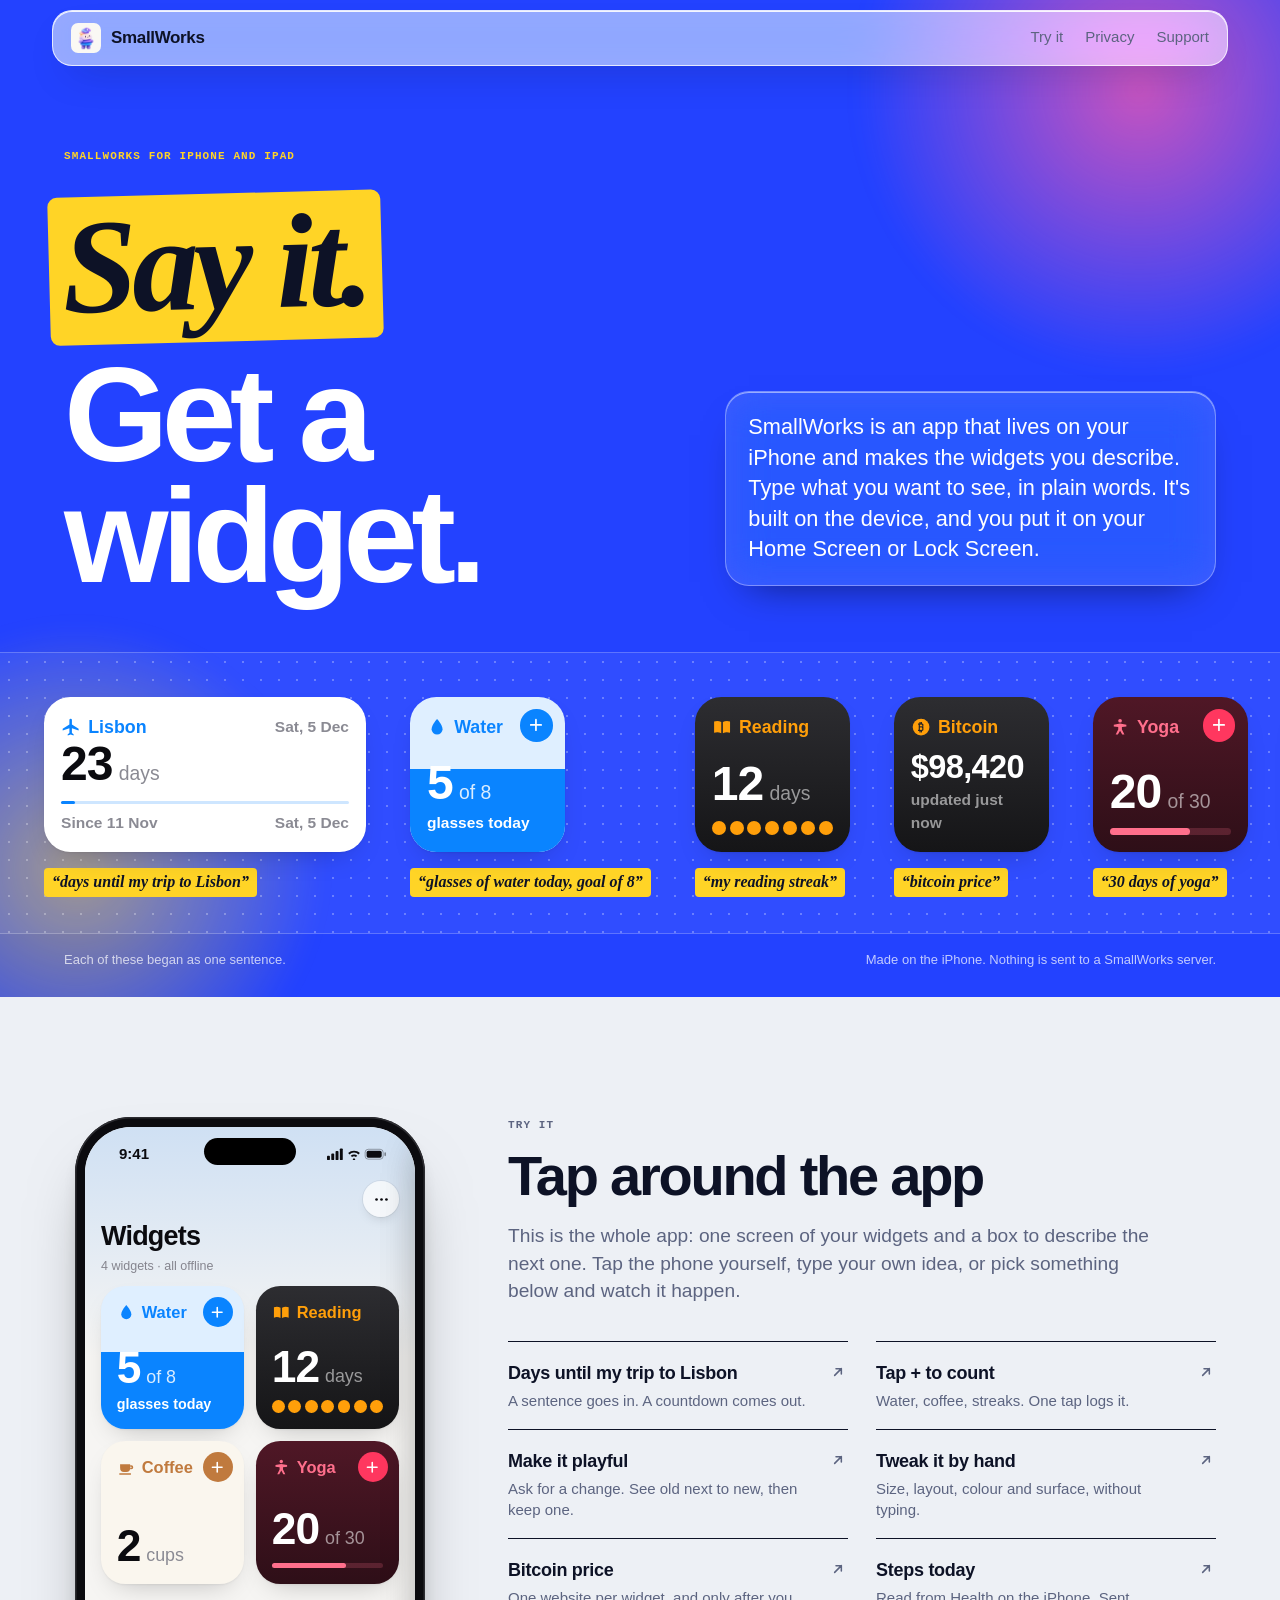
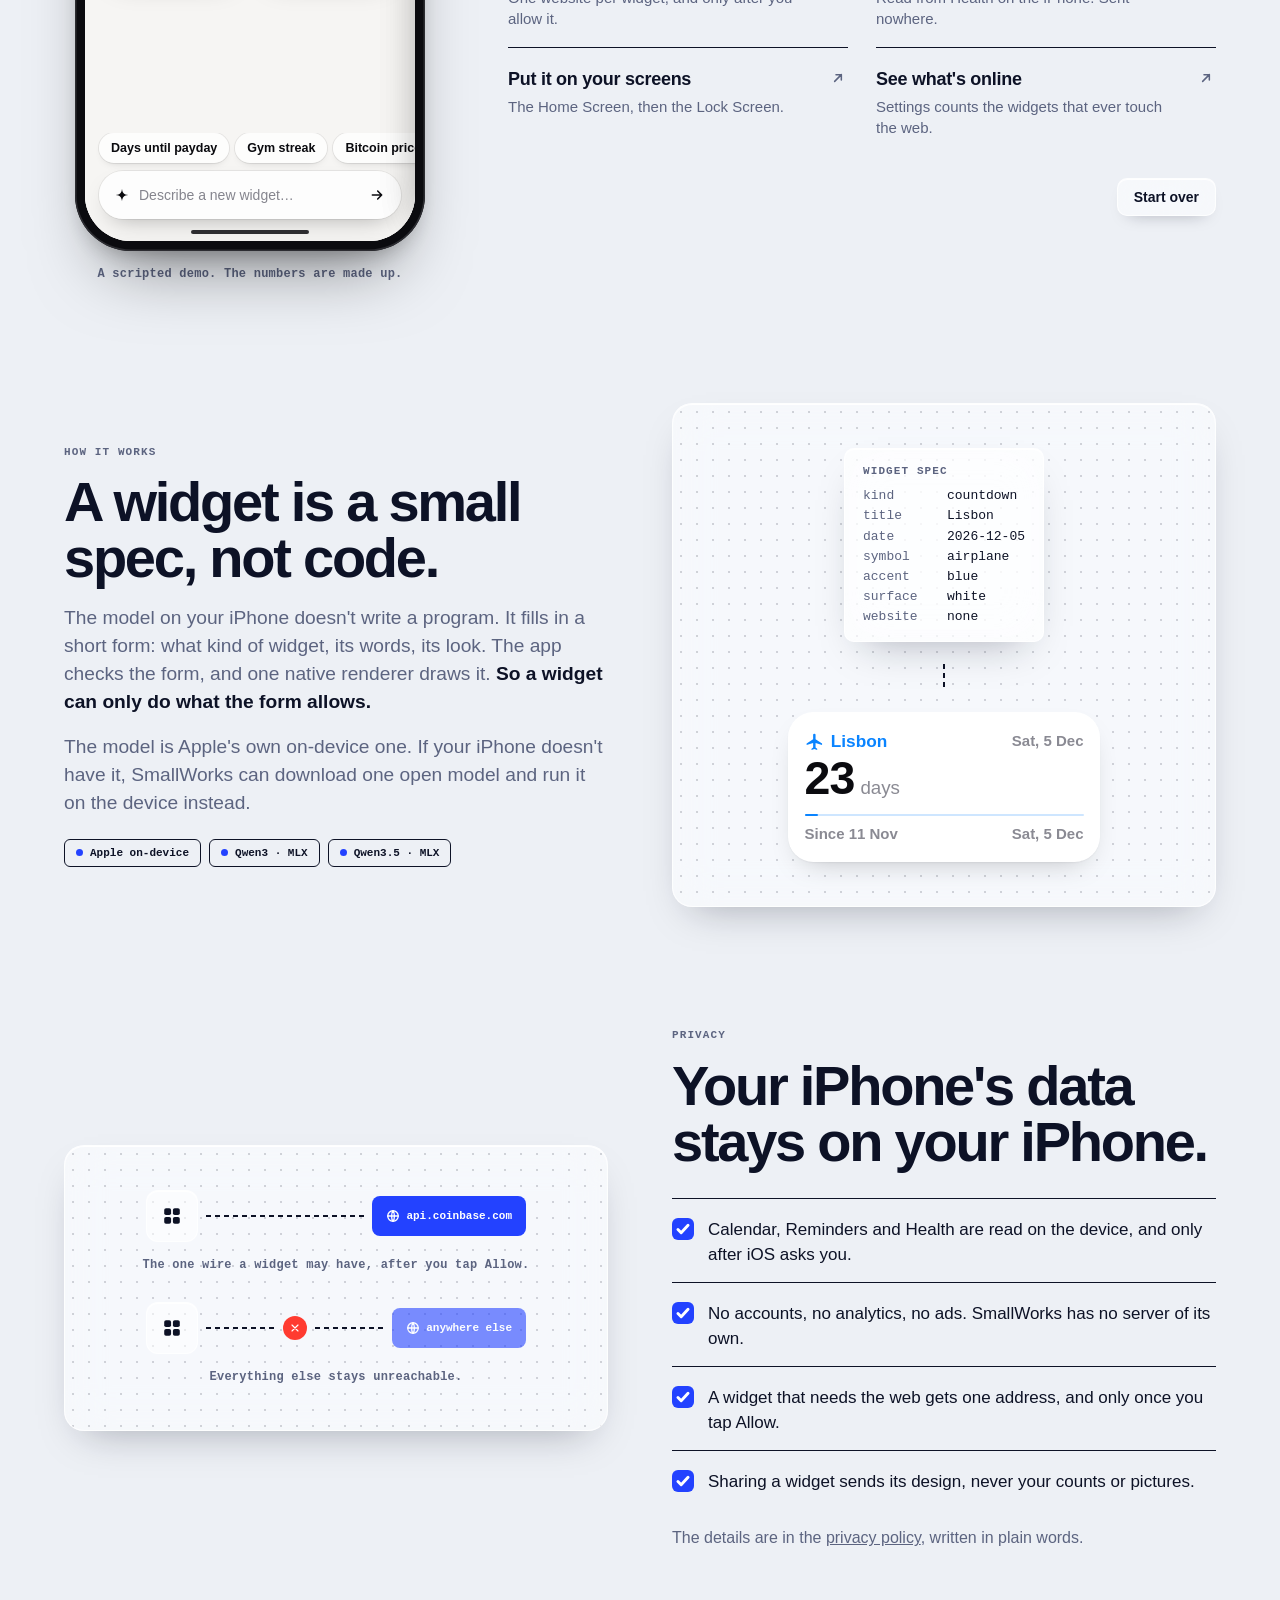
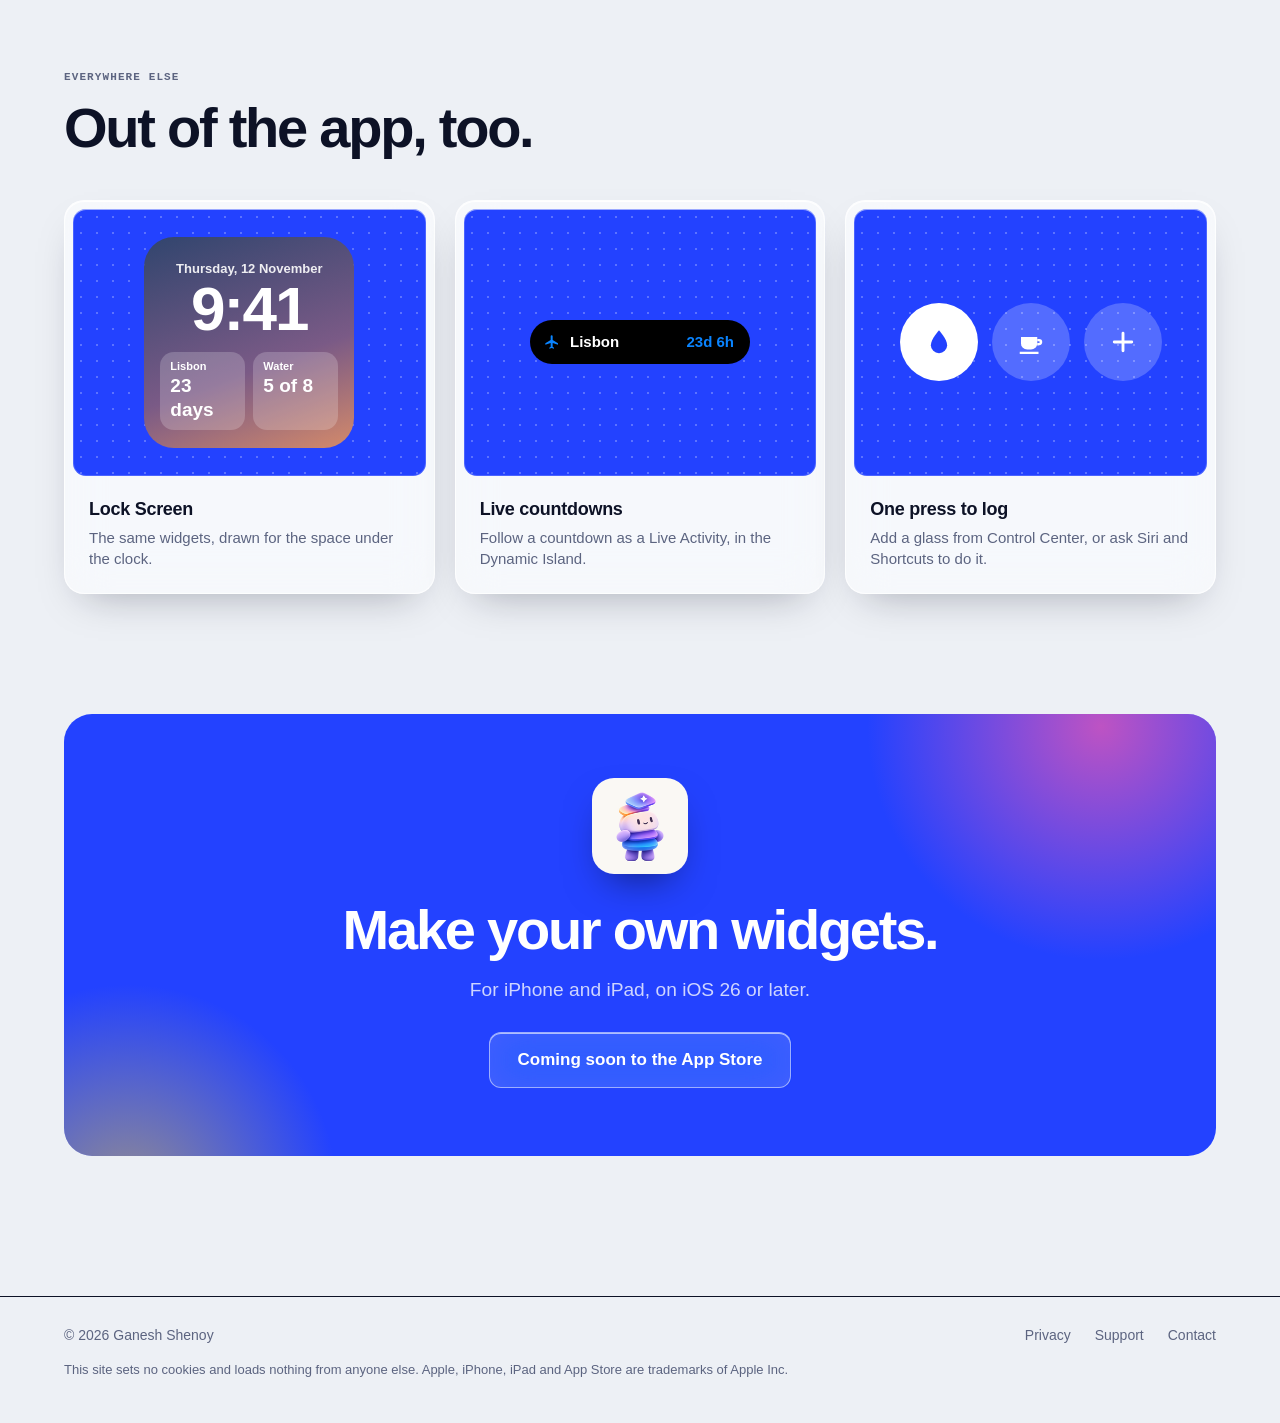
<file: index.html>
<!DOCTYPE html>
<html lang="en">
<head>
<meta charset="utf-8">
<meta name="viewport" content="width=device-width, initial-scale=1">
<title>SmallWorks: say it, get a widget</title>
<meta name="description" content="SmallWorks is an iPhone app that makes the widgets you describe. Type what you want in plain words. It's built on your iPhone and goes on your Home Screen or Lock Screen.">
<meta property="og:title" content="SmallWorks: say it, get a widget">
<meta property="og:description" content="Describe a widget in plain words. SmallWorks builds it on your iPhone.">
<meta property="og:image" content="assets/og.jpg">
<meta name="twitter:card" content="summary_large_image">
<meta name="theme-color" content="#edf0f5" media="(prefers-color-scheme: light)">
<meta name="theme-color" content="#0a0d1a" media="(prefers-color-scheme: dark)">
<link rel="icon" href="assets/icon-64.png">
<link rel="apple-touch-icon" href="assets/icon-180.png">
<link rel="stylesheet" href="styles.css">
</head>
<body>

<header class="nav">
  <div class="wrap">
    <a class="brand" href="./"><img src="assets/icon-64.png" alt="" width="30" height="30">SmallWorks</a>
    <nav aria-label="Site">
      <a href="#try">Try it</a>
      <a href="privacy.html">Privacy</a>
      <a href="support.html">Support</a>
    </nav>
  </div>
</header>

<main>
  <div class="hero-band">
  <div class="hero wrap">
    <div class="label">SmallWorks for iPhone and iPad</div>
    <div class="hero-grid">
      <h1><em>Say it.</em><br>Get a widget.</h1>
      <p class="lede">SmallWorks is an app that lives on your iPhone and makes the widgets you describe. Type what you want to see, in plain words. It's built on the device, and you put it on your Home Screen or Lock Screen.</p>
    </div>
  </div>
  <div class="belt" id="belt" aria-label="Example widgets, each shown with the sentence that made it">
      <div class="belt-track" id="belt-track"></div>
    </div>
  <div class="wrap">
    <div class="belt-notes">
      <span>Each of these began as one sentence.</span>
      <span>Made on the iPhone. Nothing is sent to a SmallWorks server.</span>
    </div>
  </div>
</div>

  <section class="wrap" id="try">
    <div class="try">
      <div class="try-phone">
        <div class="phone" id="phone">
          <div class="screen" id="screen">
            <div class="island-hw"></div>
            <div class="status" aria-hidden="true">
              <span>9:41</span>
              <svg viewBox="0 0 70 14" fill="currentColor"><rect x="0" y="9" width="3.4" height="5" rx="1"/><rect x="5" y="6.5" width="3.4" height="7.500" rx="1"/><rect x="10" y="3.500" width="3.400" height="10.500" rx="1"/><rect x="15" y="0.500" width="3.400" height="13.500" rx="1"/><path d="M31.500 3.200c2.600 0 5 1 6.800 2.700l-1.500 1.600a7.700 7.700 0 0 0-10.600 0l-1.500-1.600a9.900 9.900 0 0 1 6.800-2.700zm0 4.300c1.500 0 2.800.6 3.800 1.500l-1.500 1.600a3.400 3.400 0 0 0-4.600 0L27.700 9a5.600 5.600 0 0 1 3.800-1.500zm0 4.200 1.600 1.800-1.600 1.700-1.600-1.700z"/><rect x="44.500" y="1.500" width="21" height="11.500" rx="3.500" fill="none" stroke="currentColor" opacity=".4"/><rect x="46.200" y="3.200" width="17.600" height="8.100" rx="2"/><rect x="67" y="5" width="1.800" height="4.500" rx=".9" opacity=".45"/></svg>
            </div>

            <!-- Widgets (the app's one screen) -->
            <div class="scr on" id="s-home">
              <div class="scroll" id="home-scroll">
                <div class="home-top"><button class="round-btn" data-act="settings" aria-label="Settings"><svg data-i="dots"></svg></button></div>
                <h3 class="ph-title">Widgets</h3>
                <p class="ph-sub" id="home-count"></p>
                <div class="grid" id="grid"></div>
              </div>
              <div class="bottom">
                <div class="chips" id="home-chips"></div>
                <button class="composer" data-act="make" aria-label="Describe a new widget">
                  <svg data-i="sparkle"></svg><span id="home-hint">Describe a new widget…</span><i><svg data-i="right"></svg></i>
                </button>
              </div>
            </div>

            <!-- Widget detail -->
            <div class="scr push" id="s-detail">
              <div class="navbar">
                <button class="round-btn" data-act="back" aria-label="Back"><svg data-i="back"></svg></button>
                <span id="d-title"></span>
                <span class="round-btn" aria-hidden="true"><svg data-i="dots"></svg></span>
              </div>
              <div class="detail-scroll" id="d-scroll">
                <div class="stage" id="d-stage"></div>
                <div class="seg" id="d-size" role="group" aria-label="Size">
                  <button data-size="small">Small</button><button data-size="medium">Medium</button><button data-size="large">Large</button>
                </div>
                <p class="ph-label">Layout</p>
                <div class="layouts" id="d-layouts"></div>
                <p class="ph-label">Colour</p>
                <div class="swatches" id="d-swatches"></div>
                <div class="rows">
                  <button data-act="look"><i><svg data-i="brush"></svg></i>Look<em id="d-look"></em><svg class="chev" data-i="chev"></svg></button>
                  <button data-act="screens"><i><svg data-i="grid"></svg></i>On your screens<em>Show me</em><svg class="chev" data-i="chev"></svg></button>
                  <div><i><svg data-i="lock"></svg></i>Data<em id="d-data"></em></div>
                </div>
              </div>
              <div class="bottom">
                <div class="working" id="d-working" hidden><svg data-i="sparkle"></svg>Working on this iPhone…</div>
                <div class="chips" id="d-chips">
                  <button class="ph-chip" data-change="calm">Make it calmer</button>
                  <button class="ph-chip" data-change="dark">Dark version</button>
                  <button class="ph-chip" data-change="playful">Make it playful</button>
                </div>
                <form class="composer" id="d-form">
                  <svg data-i="sparkle"></svg><input id="d-input" placeholder="Describe a change…" aria-label="Describe a change" autocomplete="off" enterkeyhint="send">
                  <button class="send" aria-label="Send" style="width:34px;height:34px;border-radius:50%;display:grid;place-items:center;flex:none"><svg data-i="up" style="width:16px;height:16px"></svg></button>
                </form>
              </div>
              <div class="compare" id="compare">
                <h3 class="sheet-h">Keep the<br>new one?</h3>
                <p class="sheet-p">Nothing changes until you say so.</p>
                <div class="stage">
                  <figure><div id="c-old"></div><figcaption>Before</figcaption></figure>
                  <figure><div id="c-new"></div><figcaption>After</figcaption></figure>
                </div>
                <div class="spacer"></div>
                <button class="ink-btn" data-act="keep-change">Keep</button>
                <button class="text-btn" data-act="drop-change">Discard</button>
              </div>
            </div>

            <!-- Settings -->
            <div class="scr push" id="s-settings">
              <div class="navbar" style="padding-bottom:0"><button class="round-btn" data-act="back" aria-label="Back"><svg data-i="back"></svg></button></div>
              <div class="detail-scroll" style="padding-bottom:30px">
                <h3 class="ph-title">Settings</h3>
                <div class="phone-card" id="set-card"></div>
                <p class="set-label">Brain</p>
                <div class="rows plain"><div>Default<em>Apple on-device</em></div><div>Models<em></em><svg class="chev" data-i="chev"></svg></div></div>
                <p class="set-label">Privacy</p>
                <div class="rows plain"><div>Connections<em id="set-sources"></em><svg class="chev" data-i="chev"></svg></div></div>
                <p class="set-label">Data</p>
                <div class="rows plain"><div class="danger">Delete all my data</div></div>
                <p class="set-label">About</p>
                <div class="rows plain"><div>Version<em>1.0</em></div></div>
              </div>
            </div>

            <!-- Home Screen and Lock Screen -->
            <div class="scr fade" id="s-spring" data-mode="home">
              <div class="sb"><div class="sb-grid" id="sb-grid"></div><div class="sb-dock"><div class="app"></div><div class="app"></div><div class="app"></div><div class="app"></div></div></div>
              <div class="ls"><div class="d">Thursday, 12 November</div><div class="t">9:41</div><div class="acc" id="ls-acc"></div></div>
              <div class="sb-foot">
                <button data-mode="home" aria-pressed="true">Home Screen</button>
                <button data-mode="lock" aria-pressed="false">Lock Screen</button>
                <button data-act="back">Back to app</button>
              </div>
            </div>

            <!-- Make sheet -->
            <div class="sheet" id="sheet" aria-hidden="true">
              <div class="sheet-bar">
                <button class="round-btn" data-act="close" aria-label="Close"><svg data-i="x"></svg></button>
                <button class="round-btn inked" data-act="send" id="sheet-send" aria-label="Make it"><svg data-i="up"></svg></button>
              </div>
              <div class="sheet-body" id="sheet-body"></div>
            </div>

            <div class="tapdot" id="tapdot"></div>
            <div class="home-ind"></div>
          </div>
        </div>
        <p class="try-note mono">A scripted demo. The numbers are made up.</p>
      </div>

      <div class="try-copy">
        <div class="intro">
          <div class="label">Try it</div>
          <h2 style="margin-top:14px">Tap around the app</h2>
          <p class="body">This is the whole app: one screen of your widgets and a box to describe the next one. Tap the phone yourself, type your own idea, or pick something below and watch it happen.</p>
        </div>
        <div class="list">
          <ul class="scenes" id="scenes"></ul>
          <div class="try-foot"><button class="pill" id="restart">Start over</button></div>
        </div>
      </div>
    </div>
  </section>

  <section class="wrap">
    <div class="split">
      <div>
        <div class="label">How it works</div>
        <h2 style="margin-top:14px">A widget is a small spec, not code.</h2>
        <p class="body">The model on your iPhone doesn't write a program. It fills in a short form: what kind of widget, its words, its look. The app checks the form, and one native renderer draws it. <b>So a widget can only do what the form allows.</b></p>
        <p class="body">The model is Apple's own on-device one. If your iPhone doesn't have it, SmallWorks can download one open model and run it on the device instead.</p>
        <div class="brains"><span class="chip-brain">Apple on-device</span><span class="chip-brain">Qwen3 · MLX</span><span class="chip-brain">Qwen3.5 · MLX</span></div>
      </div>
      <div class="bench" style="--gap:12px">
        <div class="spec" aria-label="An example widget spec">
          <span class="label">Widget spec</span>
          <div><span class="k">kind</span>countdown</div>
          <div><span class="k">title</span>Lisbon</div>
          <div><span class="k">date</span>2026-12-05</div>
          <div><span class="k">symbol</span>airplane</div>
          <div><span class="k">accent</span>blue</div>
          <div><span class="k">surface</span>white</div>
          <div><span class="k">website</span>none</div>
        </div>
        <div class="arrow-down" aria-hidden="true"></div>
        <div id="spec-widget"></div>
      </div>
    </div>
  </section>

  <section class="wrap">
    <div class="split">
      <div class="bench">
        <div class="wire"><div class="wire-box"><svg data-i="grid"></svg></div><div class="wire-line"></div><div class="wire-host"><svg data-i="globe"></svg>api.coinbase.com</div></div>
        <p class="wire-cap mono">The one wire a widget may have, after you tap Allow.</p>
        <div class="wire"><div class="wire-box"><svg data-i="grid"></svg></div><div class="wire-line"></div><div class="wire-x"><svg data-i="x"></svg></div><div class="wire-line"></div><div class="wire-host" style="opacity:.6"><svg data-i="globe"></svg>anywhere else</div></div>
        <p class="wire-cap mono" style="margin-bottom:0">Everything else stays unreachable.</p>
      </div>
      <div>
        <div class="label">Privacy</div>
        <h2 style="margin-top:14px">Your iPhone's data stays on your iPhone.</h2>
        <ul class="promises">
          <li>Calendar, Reminders and Health are read on the device, and only after iOS asks you.</li>
          <li>No accounts, no analytics, no ads. SmallWorks has no server of its own.</li>
          <li>A widget that needs the web gets one address, and only once you tap Allow.</li>
          <li>Sharing a widget sends its design, never your counts or pictures.</li>
        </ul>
        <p class="body" style="font-size:16px">The details are in the <a href="privacy.html">privacy policy</a>, written in plain words.</p>
      </div>
    </div>
  </section>

  <section class="wrap">
    <div class="label">Everywhere else</div>
    <h2 style="margin-top:14px">Out of the app, too.</h2>
    <div class="cards">
      <div class="card">
        <div class="card-art"><div class="lock-mini"><div class="d">Thursday, 12 November</div><div class="t">9:41</div><div class="acc"><div>Lisbon<b>23 days</b></div><div>Water<b>5 of 8</b></div></div></div></div>
        <h3>Lock Screen</h3><p>The same widgets, drawn for the space under the clock.</p>
      </div>
      <div class="card">
        <div class="card-art"><div class="island"><svg data-i="plane"></svg><span>Lisbon</span><span>23d 6h</span></div></div>
        <h3>Live countdowns</h3><p>Follow a countdown as a Live Activity, in the Dynamic Island.</p>
      </div>
      <div class="card">
        <div class="card-art"><div class="controls"><div class="control on"><svg data-i="drop"></svg></div><div class="control"><svg data-i="cup"></svg></div><div class="control"><svg data-i="plus"></svg></div></div></div>
        <h3>One press to log</h3><p>Add a glass from Control Center, or ask Siri and Shortcuts to do it.</p>
      </div>
    </div>
  </section>

  <section class="wrap cta"><div class="cta-panel">
    <img src="assets/icon-180.png" alt="SmallWorks app icon" width="96" height="96">
    <h2>Make your own widgets.</h2>
    <p class="body">For iPhone and iPad, on iOS 26 or later.</p>
    <!-- When the app is live, replace this span with:
         <a class="btn" href="https://apps.apple.com/app/idYOUR_ID">Get SmallWorks on the App Store</a> -->
    <span class="btn soon">Coming soon to the App Store</span>
  </div></section>
</main>

<footer>
  <div class="wrap">
    <span class="grow">© 2026 Ganesh Shenoy</span>
    <a href="privacy.html">Privacy</a>
    <a href="support.html">Support</a>
    <a href="mailto:ganeshshenoys@gmail.com">Contact</a>
  </div>
  <p class="fine">This site sets no cookies and loads nothing from anyone else. Apple, iPhone, iPad and App Store are trademarks of Apple Inc.</p>
</footer>

<script src="demo.js"></script>
</body>
</html>
</file>
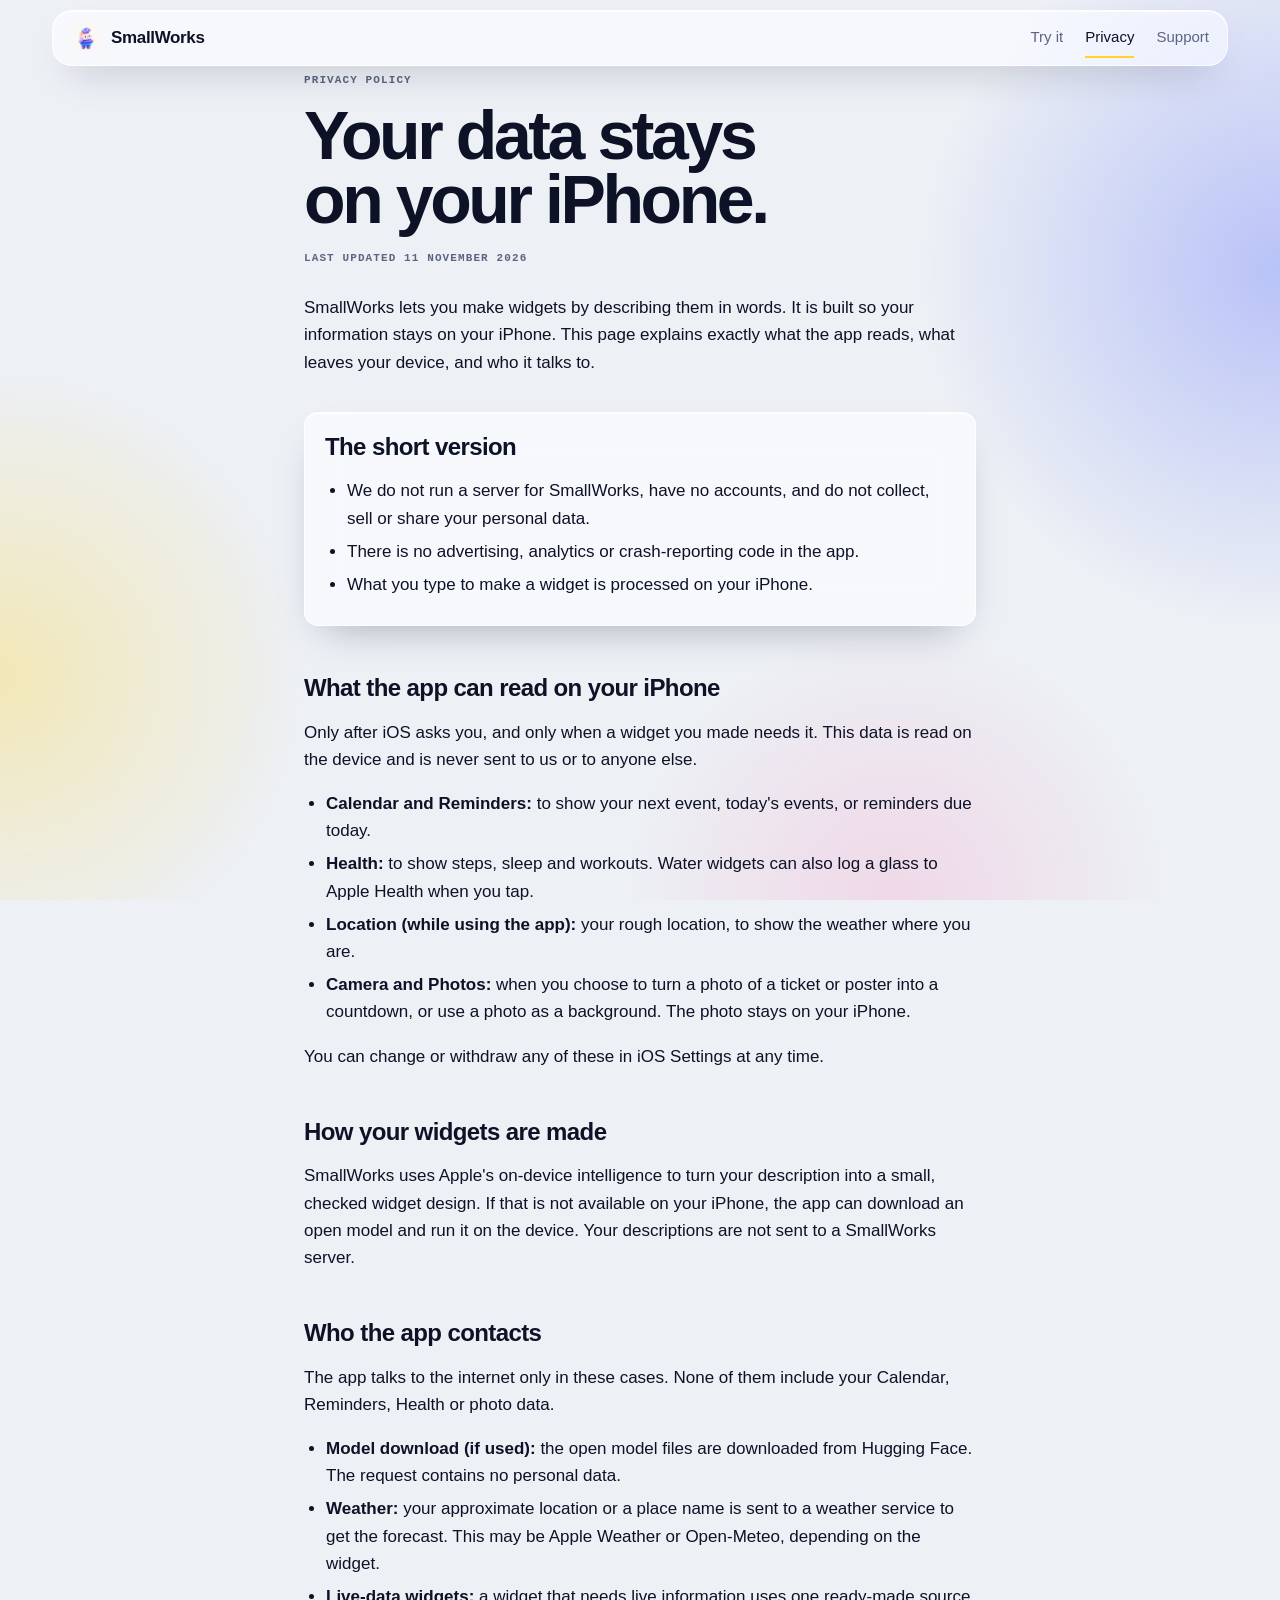
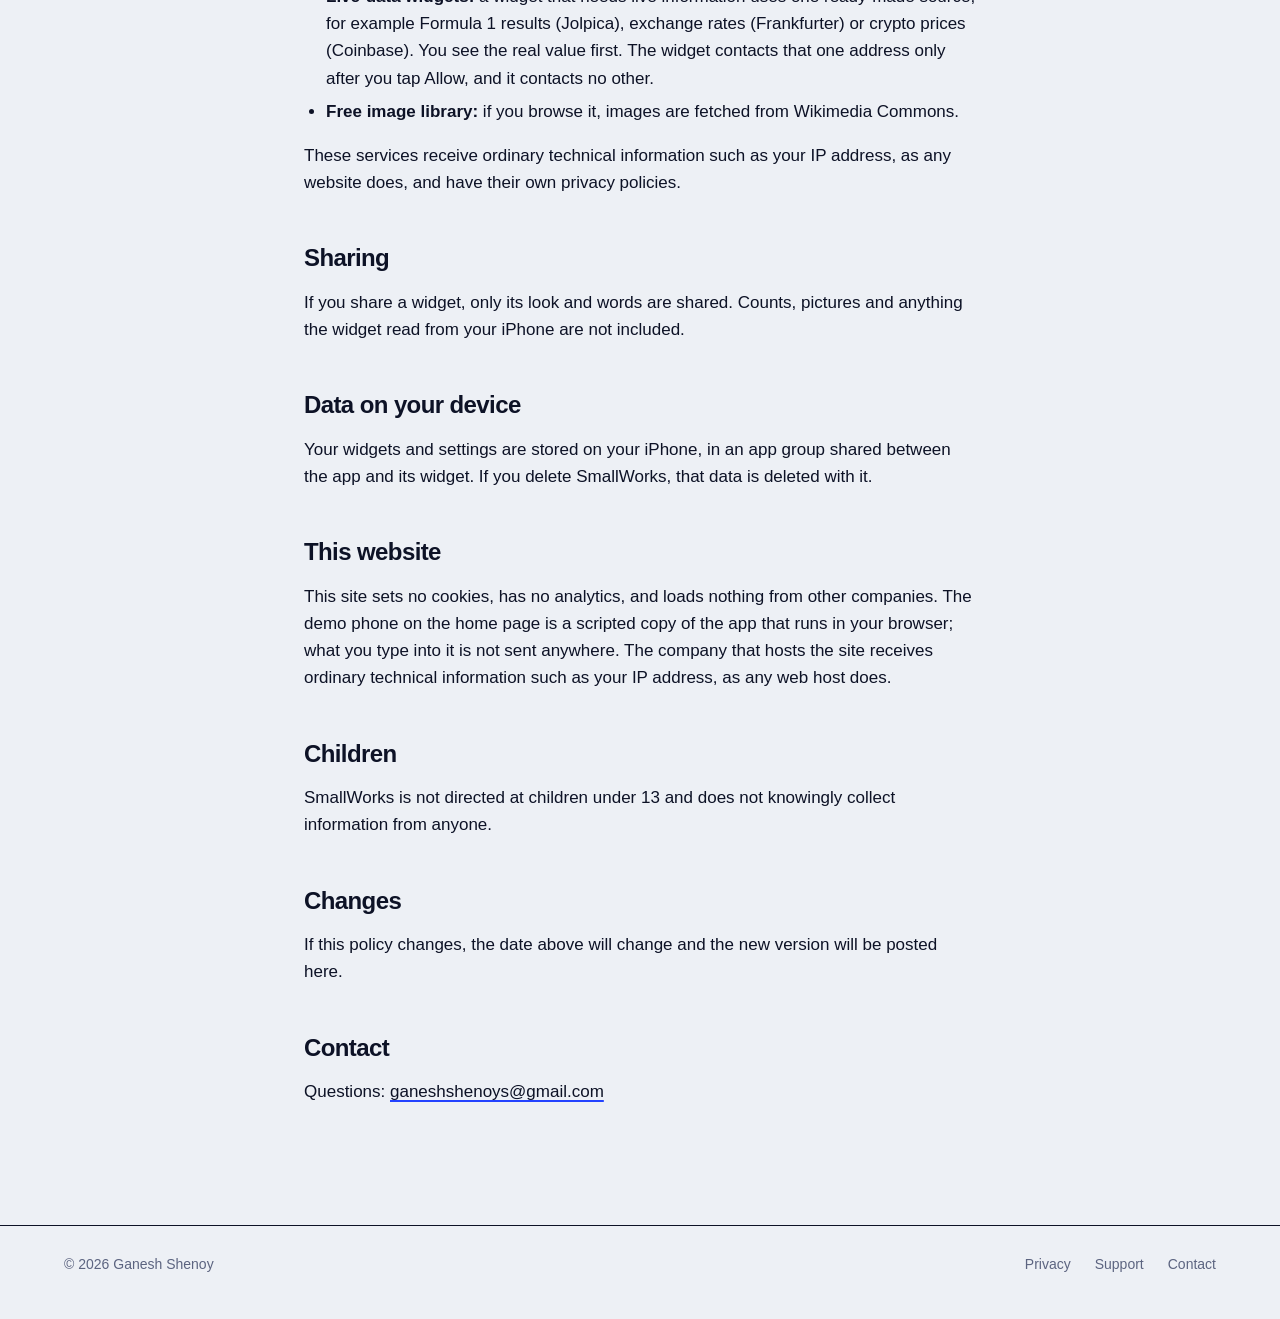
<file: privacy.html>
<!DOCTYPE html>
<html lang="en">
<head>
<meta charset="utf-8">
<meta name="viewport" content="width=device-width, initial-scale=1">
<title>Privacy Policy · SmallWorks</title>
<meta name="description" content="What SmallWorks reads on your iPhone, what leaves it, and who the app talks to.">
<link rel="icon" href="assets/icon-64.png">
<link rel="stylesheet" href="styles.css">
</head>
<body>

<header class="nav">
  <div class="wrap">
    <a class="brand" href="./"><img src="assets/icon-64.png" alt="" width="30" height="30">SmallWorks</a>
    <nav aria-label="Site">
      <a href="./#try">Try it</a>
      <a href="privacy.html" aria-current="page">Privacy</a>
      <a href="support.html">Support</a>
    </nav>
  </div>
</header>

<main class="doc">
  <div class="label">Privacy policy</div>
  <h1 style="margin-top:14px">Your data stays on your iPhone.</h1>
  <span class="label updated">Last updated 11 November 2026</span>

  <p style="margin-top:28px">SmallWorks lets you make widgets by describing them in words. It is built so your information stays on your iPhone. This page explains exactly what the app reads, what leaves your device, and who it talks to.</p>

  <div class="short">
    <h2>The short version</h2>
    <ul>
      <li>We do not run a server for SmallWorks, have no accounts, and do not collect, sell or share your personal data.</li>
      <li>There is no advertising, analytics or crash-reporting code in the app.</li>
      <li>What you type to make a widget is processed on your iPhone.</li>
    </ul>
  </div>

  <h2>What the app can read on your iPhone</h2>
  <p>Only after iOS asks you, and only when a widget you made needs it. This data is read on the device and is never sent to us or to anyone else.</p>
  <ul>
    <li><b>Calendar and Reminders:</b> to show your next event, today's events, or reminders due today.</li>
    <li><b>Health:</b> to show steps, sleep and workouts. Water widgets can also log a glass to Apple Health when you tap.</li>
    <li><b>Location (while using the app):</b> your rough location, to show the weather where you are.</li>
    <li><b>Camera and Photos:</b> when you choose to turn a photo of a ticket or poster into a countdown, or use a photo as a background. The photo stays on your iPhone.</li>
  </ul>
  <p>You can change or withdraw any of these in iOS Settings at any time.</p>

  <h2>How your widgets are made</h2>
  <p>SmallWorks uses Apple's on-device intelligence to turn your description into a small, checked widget design. If that is not available on your iPhone, the app can download an open model and run it on the device. Your descriptions are not sent to a SmallWorks server.</p>

  <h2>Who the app contacts</h2>
  <p>The app talks to the internet only in these cases. None of them include your Calendar, Reminders, Health or photo data.</p>
  <ul>
    <li><b>Model download (if used):</b> the open model files are downloaded from Hugging Face. The request contains no personal data.</li>
    <li><b>Weather:</b> your approximate location or a place name is sent to a weather service to get the forecast. This may be Apple Weather or Open-Meteo, depending on the widget.</li>
    <li><b>Live-data widgets:</b> a widget that needs live information uses one ready-made source, for example Formula 1 results (Jolpica), exchange rates (Frankfurter) or crypto prices (Coinbase). You see the real value first. The widget contacts that one address only after you tap Allow, and it contacts no other.</li>
    <li><b>Free image library:</b> if you browse it, images are fetched from Wikimedia Commons.</li>
  </ul>
  <p>These services receive ordinary technical information such as your IP address, as any website does, and have their own privacy policies.</p>

  <h2>Sharing</h2>
  <p>If you share a widget, only its look and words are shared. Counts, pictures and anything the widget read from your iPhone are not included.</p>

  <h2>Data on your device</h2>
  <p>Your widgets and settings are stored on your iPhone, in an app group shared between the app and its widget. If you delete SmallWorks, that data is deleted with it.</p>

  <h2>This website</h2>
  <p>This site sets no cookies, has no analytics, and loads nothing from other companies. The demo phone on the home page is a scripted copy of the app that runs in your browser; what you type into it is not sent anywhere. The company that hosts the site receives ordinary technical information such as your IP address, as any web host does.</p>

  <h2>Children</h2>
  <p>SmallWorks is not directed at children under 13 and does not knowingly collect information from anyone.</p>

  <h2>Changes</h2>
  <p>If this policy changes, the date above will change and the new version will be posted here.</p>

  <h2>Contact</h2>
  <p>Questions: <a href="mailto:ganeshshenoys@gmail.com">ganeshshenoys@gmail.com</a></p>
</main>

<footer>
  <div class="wrap">
    <span class="grow">© 2026 Ganesh Shenoy</span>
    <a href="privacy.html">Privacy</a>
    <a href="support.html">Support</a>
    <a href="mailto:ganeshshenoys@gmail.com">Contact</a>
  </div>
</footer>
</body>
</html>
</file>
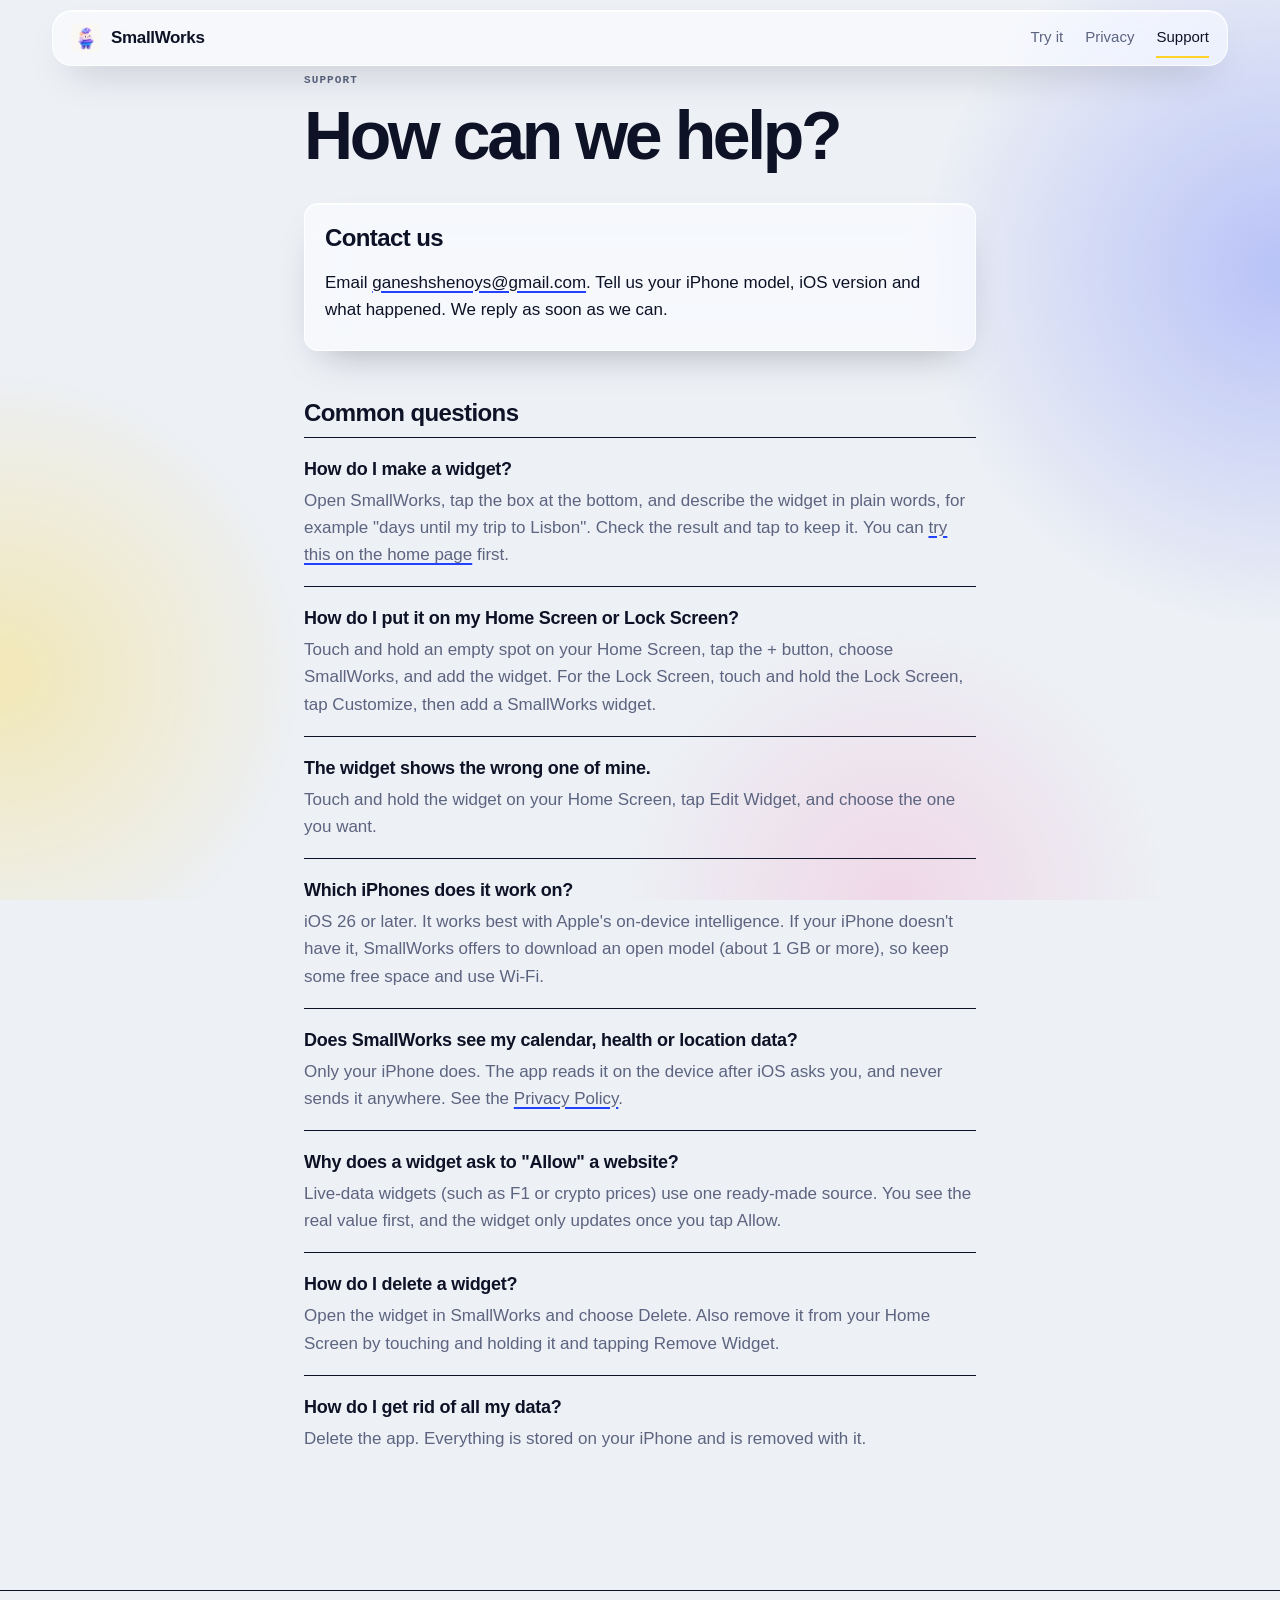
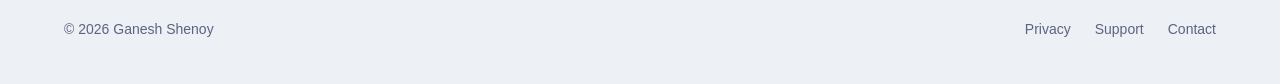
<file: support.html>
<!DOCTYPE html>
<html lang="en">
<head>
<meta charset="utf-8">
<meta name="viewport" content="width=device-width, initial-scale=1">
<title>Support · SmallWorks</title>
<meta name="description" content="Help with SmallWorks: making widgets, adding them to your Home Screen and Lock Screen, and getting in touch.">
<link rel="icon" href="assets/icon-64.png">
<link rel="stylesheet" href="styles.css">
</head>
<body>

<header class="nav">
  <div class="wrap">
    <a class="brand" href="./"><img src="assets/icon-64.png" alt="" width="30" height="30">SmallWorks</a>
    <nav aria-label="Site">
      <a href="./#try">Try it</a>
      <a href="privacy.html">Privacy</a>
      <a href="support.html" aria-current="page">Support</a>
    </nav>
  </div>
</header>

<main class="doc">
  <div class="label">Support</div>
  <h1 style="margin-top:14px">How can we help?</h1>

  <div class="short">
    <h2>Contact us</h2>
    <p>Email <a href="mailto:ganeshshenoys@gmail.com">ganeshshenoys@gmail.com</a>. Tell us your iPhone model, iOS version and what happened. We reply as soon as we can.</p>
  </div>

  <h2>Common questions</h2>
  <div class="faq"><b>How do I make a widget?</b><p>Open SmallWorks, tap the box at the bottom, and describe the widget in plain words, for example "days until my trip to Lisbon". Check the result and tap to keep it. You can <a href="./#try">try this on the home page</a> first.</p></div>
  <div class="faq"><b>How do I put it on my Home Screen or Lock Screen?</b><p>Touch and hold an empty spot on your Home Screen, tap the + button, choose SmallWorks, and add the widget. For the Lock Screen, touch and hold the Lock Screen, tap Customize, then add a SmallWorks widget.</p></div>
  <div class="faq"><b>The widget shows the wrong one of mine.</b><p>Touch and hold the widget on your Home Screen, tap Edit Widget, and choose the one you want.</p></div>
  <div class="faq"><b>Which iPhones does it work on?</b><p>iOS 26 or later. It works best with Apple's on-device intelligence. If your iPhone doesn't have it, SmallWorks offers to download an open model (about 1 GB or more), so keep some free space and use Wi-Fi.</p></div>
  <div class="faq"><b>Does SmallWorks see my calendar, health or location data?</b><p>Only your iPhone does. The app reads it on the device after iOS asks you, and never sends it anywhere. See the <a href="privacy.html">Privacy Policy</a>.</p></div>
  <div class="faq"><b>Why does a widget ask to "Allow" a website?</b><p>Live-data widgets (such as F1 or crypto prices) use one ready-made source. You see the real value first, and the widget only updates once you tap Allow.</p></div>
  <div class="faq"><b>How do I delete a widget?</b><p>Open the widget in SmallWorks and choose Delete. Also remove it from your Home Screen by touching and holding it and tapping Remove Widget.</p></div>
  <div class="faq"><b>How do I get rid of all my data?</b><p>Delete the app. Everything is stored on your iPhone and is removed with it.</p></div>
</main>

<footer>
  <div class="wrap">
    <span class="grow">© 2026 Ganesh Shenoy</span>
    <a href="privacy.html">Privacy</a>
    <a href="support.html">Support</a>
    <a href="mailto:ganeshshenoys@gmail.com">Contact</a>
  </div>
</footer>
</body>
</html>
</file>
<file: styles.css>
/* SmallWorks site. A parts bench: what you say is set in serif, the spec in mono, the widget in colour.
   One cobalt field holds the widgets; everything else stays quiet around it. */
:root {
  color-scheme: light dark;
  --paper: #edf0f5;
  --ink: #0d1226;
  --card: #ffffff;
  --quiet: #5c6480;
  --line: rgba(13, 18, 38, 0.13);
  --bench: #e0e5ee;
  --dot: rgba(13, 18, 38, 0.17);
  --cobalt: #2342ff;
  --marker: #ffd426;
  --sans: -apple-system, BlinkMacSystemFont, "SF Pro Display", "Inter", "Segoe UI", Roboto, "Helvetica Neue", Arial, sans-serif;
  --round: ui-rounded, "SF Pro Rounded", -apple-system, BlinkMacSystemFont, "Inter", "Segoe UI", Roboto, sans-serif;
  --mono: ui-monospace, "SF Mono", SFMono-Regular, Menlo, Consolas, monospace;
  --serif: ui-serif, "New York", "Iowan Old Style", Georgia, "Times New Roman", serif;
  --ease-out: cubic-bezier(0.22, 1, 0.36, 1);
}
@media (prefers-color-scheme: dark) {
  :root {
    --paper: #0a0d1a;
    --ink: #eef1fb;
    --card: #151a30;
    --quiet: #99a0bb;
    --line: rgba(255, 255, 255, 0.13);
    --bench: #11162b;
    --dot: rgba(255, 255, 255, 0.15);
    --cobalt: #3350ff;
  }
}

* { box-sizing: border-box; }
[hidden] { display: none !important; }
html { -webkit-text-size-adjust: 100%; scroll-behavior: smooth; scroll-padding-top: 76px; }
body {
  margin: 0;
  background: var(--paper);
  color: var(--ink);
  font: 17px/1.5 var(--sans);
  -webkit-font-smoothing: antialiased;
}
a { color: inherit; }
button { font: inherit; color: inherit; background: none; border: 0; padding: 0; cursor: pointer; -webkit-tap-highlight-color: transparent; }
svg { display: block; }
:focus-visible { outline: 2px solid var(--marker); outline-offset: 3px; border-radius: 6px; box-shadow: 0 0 0 4px var(--ink); }

.wrap { max-width: 1200px; margin: 0 auto; padding-inline: 24px; }
.mono { font-family: var(--mono); font-size: 12px; font-weight: 600; letter-spacing: 0.02em; }
.label { font-family: var(--mono); font-size: 11px; font-weight: 700; letter-spacing: 0.1em; text-transform: uppercase; color: var(--quiet); }
.quiet { color: var(--quiet); }

/* Nav */
.nav {
  position: sticky; top: 0; z-index: 50;
  background: color-mix(in srgb, var(--paper) 86%, transparent);
  backdrop-filter: saturate(1.4) blur(18px); -webkit-backdrop-filter: saturate(1.4) blur(18px);
  border-bottom: 1px solid var(--line);
}
.nav .wrap { display: flex; align-items: center; height: 60px; gap: 24px; }
.brand { display: flex; align-items: center; gap: 10px; font-weight: 800; letter-spacing: -0.02em; text-decoration: none; }
.brand img { width: 30px; height: 30px; border-radius: 7px; }
.nav nav { margin-left: auto; display: flex; gap: 22px; font-size: 15px; }
.nav nav a { white-space: nowrap; text-decoration: none; color: var(--quiet); padding: 8px 0; border-bottom: 2px solid transparent; }
.nav nav a:hover, .nav nav a[aria-current] { color: var(--ink); border-bottom-color: var(--marker); }

/* Hero: one cobalt field, the widgets laid out on a pegboard */
.hero-band {
  background: var(--cobalt); color: #fff; margin-top: 0; padding: 72px 0 28px;
  --quiet: rgba(255, 255, 255, 0.72);
}
.hero-band .label { color: var(--marker); }
.hero-grid { display: grid; grid-template-columns: 1.25fr 1fr; gap: 48px; align-items: end; margin-top: 28px; }
h1 {
  margin: 0; font-size: clamp(58px, 10.5vw, 136px); font-weight: 800;
  letter-spacing: -0.05em; line-height: 0.9; text-wrap: balance;
}
h1 em { font-family: var(--serif); font-style: italic; font-weight: 700; letter-spacing: -0.04em; background: var(--marker); color: #0d1226; display: inline-block; line-height: 1; padding: 0.02em 0.1em 0.08em; margin: 0.04em 0 0.06em -0.1em; border-radius: 0.07em; transform: rotate(-1.5deg); transform-origin: 0 100%; }
.lede { margin: 0 0 10px; font-size: clamp(18px, 1.7vw, 22px); line-height: 1.4; max-width: 30em; text-wrap: pretty; }

.belt {
  margin-top: 56px; overflow: hidden; position: relative;
  background-image: radial-gradient(rgba(255, 255, 255, 0.28) 1.1px, transparent 1.5px);
  background-size: 18px 18px;
  border-block: 1px solid rgba(255, 255, 255, 0.22);
  padding: 44px 0 36px;
}
.belt-track { display: flex; gap: 44px; width: max-content; animation: belt 70s linear infinite; padding-left: 44px; }
.belt:hover .belt-track { animation-play-state: paused; }
@keyframes belt { to { transform: translateX(-50%); } }
.belt-item { display: flex; flex-direction: column; gap: 16px; align-items: flex-start; }
.belt-item .mono {
  white-space: nowrap; font-family: var(--serif); font-style: italic; font-weight: 600; font-size: 16px; letter-spacing: 0;
  background: var(--marker); color: #0d1226; padding: 2px 8px 3px; border-radius: 4px;
}
.belt-item .mono::before { content: "\201C"; }
.belt-item .mono::after { content: "\201D"; }
.belt-notes { display: flex; justify-content: space-between; gap: 16px; margin-top: 16px; color: var(--quiet); font-size: 13px; }

/* Sections */
section { padding-top: 120px; }
h2 { margin: 0; font-size: clamp(34px, 4.6vw, 56px); font-weight: 800; letter-spacing: -0.04em; line-height: 1; text-wrap: balance; }
.body { font-size: clamp(17px, 1.5vw, 20px); line-height: 1.45; color: var(--quiet); max-width: 34em; margin: 18px 0 0; text-wrap: pretty; }
.body b { color: var(--ink); font-weight: 600; }

/* Try it */
.try { display: grid; grid-template-columns: 372px 1fr; gap: 72px; align-items: start; }
.try-phone { position: sticky; top: 84px; }
.try-note { margin: 14px 0 0; text-align: center; color: var(--quiet); }
.scenes { list-style: none; margin: 36px 0 0; padding: 0; display: grid; grid-template-columns: 1fr 1fr; column-gap: 28px; }
.scenes button {
  width: 100%; text-align: left; padding: 18px 30px 18px 0; position: relative;
  border-top: 1.5px solid var(--ink); display: block;
}
.scenes b { display: block; font-size: 18px; font-weight: 700; letter-spacing: -0.015em; }
.scenes span { display: block; color: var(--quiet); font-size: 15px; line-height: 1.4; margin-top: 3px; }
.scenes svg { position: absolute; right: 2px; top: 22px; width: 16px; height: 16px; color: var(--quiet); transition: transform 0.2s var(--ease-out), color 0.2s; }
.scenes button:hover svg, .scenes button.playing svg { transform: translate(2px, -2px); color: var(--ink); }
.scenes button:hover b { text-decoration: underline; text-decoration-color: var(--cobalt); text-decoration-thickness: 2px; text-underline-offset: 4px; }
.scenes button.playing b::after {
  content: ""; display: inline-block; width: 8px; height: 8px; border-radius: 50%; background: var(--cobalt);
  margin-left: 8px; vertical-align: middle; animation: blink 1s ease-in-out infinite;
}
@keyframes blink { 50% { opacity: 0.25; } }
.pill {
  display: inline-flex; align-items: center; height: 38px; padding: 0 16px; border-radius: 10px;
  border: 1.5px solid var(--ink); font-size: 14px; font-weight: 700; background: var(--card);
  transition: background 0.15s, color 0.15s;
}
.pill:hover { background: var(--ink); color: var(--paper); }
.try-foot { display: flex; justify-content: flex-end; margin-top: 22px; }

/* Spec */
.split { display: grid; grid-template-columns: 1fr 1fr; gap: 64px; align-items: center; }
.bench {
  border-radius: 20px; padding: 44px 28px;
  background-color: var(--bench);
  background-image: radial-gradient(var(--dot) 1.1px, transparent 1.4px);
  background-size: 16px 16px;
  border: 1.5px solid var(--ink);
  display: flex; flex-direction: column; align-items: center; gap: 22px;
}
.spec {
  font-family: var(--mono); font-size: 13px; font-weight: 500; line-height: 1.55;
  border: 1.5px solid var(--ink); border-radius: 10px;
  padding: 14px 18px; background: var(--card); box-shadow: 4px 4px 0 var(--cobalt);
}
.spec .label { display: block; margin-bottom: 6px; }
.spec div { display: flex; }
.spec dt, .spec .k { width: 84px; color: var(--quiet); flex: none; }
.arrow-down { width: 2px; height: 26px; background: repeating-linear-gradient(var(--ink) 0 5px, transparent 5px 9px); }
.chip-brain {
  display: inline-flex; align-items: center; gap: 7px; height: 28px; padding: 0 11px; border-radius: 6px;
  border: 1.5px solid var(--ink); font-family: var(--mono); font-size: 11px; font-weight: 700;
}
.chip-brain::before { content: ""; width: 7px; height: 7px; border-radius: 50%; background: var(--cobalt); }
.brains { display: flex; flex-wrap: wrap; gap: 8px; margin-top: 22px; }

/* Promises */
.promises { list-style: none; padding: 0; margin: 28px 0 0; }
.promises li { display: flex; gap: 14px; align-items: baseline; padding: 14px 0; border-top: 1.5px solid var(--ink); font-size: 17px; }
.promises li::before {
  content: ""; flex: none; width: 22px; height: 22px; border-radius: 6px; background-color: var(--cobalt); transform: translateY(5px);
  background-image: url("data:image/svg+xml,%3Csvg xmlns='http://www.w3.org/2000/svg' viewBox='0 0 24 24' fill='none' stroke='%23fff' stroke-width='3.2' stroke-linecap='round' stroke-linejoin='round'%3E%3Cpath d='M6.5 12.5l3.5 3.5 7.5-8'/%3E%3C/svg%3E");
  background-size: 100%;
}
.wire { display: flex; align-items: center; gap: 8px; width: 100%; max-width: 380px; }
.wire-box { width: 52px; height: 52px; border-radius: 12px; background: var(--card); border: 1.5px solid var(--ink); display: grid; place-items: center; color: var(--ink); flex: none; }
.wire-box svg { width: 22px; height: 22px; }
.wire-line { flex: 1; height: 2px; background: repeating-linear-gradient(90deg, var(--ink) 0 5px, transparent 5px 9px); min-width: 16px; }
.wire-host { display: inline-flex; align-items: center; gap: 6px; height: 40px; padding: 0 14px; border-radius: 8px; background: var(--cobalt); color: #fff; font-family: var(--mono); font-size: 11px; font-weight: 700; flex: none; }
.wire-host svg { width: 14px; height: 14px; }
.wire-x { width: 24px; height: 24px; border-radius: 50%; background: #ff3b30; color: #fff; display: grid; place-items: center; flex: none; }
.wire-x svg { width: 12px; height: 12px; }
.wire-cap { color: var(--quiet); margin: -8px 0 6px; text-align: center; }

/* Everywhere cards */
.cards { display: grid; grid-template-columns: repeat(3, 1fr); gap: 20px; margin-top: 44px; }
.card { border-radius: 20px; background: var(--card); border: 1.5px solid var(--ink); padding: 8px 8px 24px; display: flex; flex-direction: column; min-height: 330px; }
.card-art { flex: 1; display: grid; place-items: center; padding: 28px 0; margin-bottom: 20px; border-radius: 13px; background: var(--cobalt); background-image: radial-gradient(rgba(255, 255, 255, 0.26) 1.1px, transparent 1.5px); background-size: 16px 16px; }
.card h3, .card p { padding-inline: 16px; }
.card h3 { margin: 0; font-size: 18px; font-weight: 800; letter-spacing: -0.015em; }
.card p { margin: 4px 0 0; color: var(--quiet); font-size: 15px; line-height: 1.4; }
.lock-mini { width: 210px; border-radius: 30px; padding: 22px 16px 18px; color: #fff; text-align: center; background: linear-gradient(160deg, #31456e, #7a5a86 60%, #d48a6a); font-family: var(--round); }
.lock-mini .d { font-size: 13px; font-weight: 600; opacity: 0.9; }
.lock-mini .t { font-size: 62px; font-weight: 700; line-height: 1; letter-spacing: -0.03em; }
.acc { margin-top: 12px; display: flex; gap: 8px; text-align: left; }
.acc > div { flex: 1; border-radius: 14px; background: rgba(255, 255, 255, 0.2); padding: 8px 10px; font-size: 11px; font-weight: 700; line-height: 1.25; }
.acc b { display: block; font-size: 19px; font-weight: 700; }
.island { display: flex; align-items: center; gap: 10px; background: #000; color: #fff; border-radius: 99px; height: 44px; padding: 0 16px 0 14px; font-family: var(--round); font-weight: 700; font-size: 15px; min-width: 220px; }
.island svg { width: 16px; height: 16px; color: #0a84ff; }
.island span:last-child { margin-left: auto; color: #0a84ff; font-variant-numeric: tabular-nums; }
.controls { display: flex; gap: 14px; }
.control { width: 78px; height: 78px; border-radius: 50%; background: rgba(255, 255, 255, 0.22); color: #fff; display: grid; place-items: center; }
.control svg { width: 30px; height: 30px; }
.control.on { background: #fff; color: var(--cobalt); }

/* CTA + footer */
.cta { text-align: center; padding-bottom: 20px; }
.cta-panel { background: var(--cobalt); color: #fff; border-radius: 28px; padding: 64px 24px 68px; --quiet: rgba(255, 255, 255, 0.78); }
.cta img { width: 96px; height: 96px; border-radius: 22px; box-shadow: 0 18px 40px -16px rgba(0, 0, 0, 0.55); margin: 0 auto 28px; display: block; }
.cta .body { margin-left: auto; margin-right: auto; }
.cta .body b { color: #fff; }
.btn { display: inline-flex; align-items: center; justify-content: center; height: 56px; padding: 0 28px; border-radius: 12px; background: var(--marker); color: #0d1226; font-weight: 800; text-decoration: none; margin-top: 28px; }
.btn.soon { background: transparent; color: #fff; border: 1.5px dashed rgba(255, 255, 255, 0.75); }
footer { margin-top: 120px; border-top: 1.5px solid var(--ink); padding: 28px 0 44px; font-size: 14px; color: var(--quiet); }
footer .wrap { display: flex; flex-wrap: wrap; gap: 10px 24px; }
footer a { text-decoration: none; }
footer a:hover { color: var(--ink); }
footer .grow { margin-right: auto; }
.fine { max-width: 1200px; margin: 14px auto 0; padding: 0 24px; font-size: 13px; }

/* Text pages */
.doc { max-width: 720px; margin: 0 auto; padding: 72px 24px 0; }
.doc h1 { font-size: clamp(42px, 7vw, 68px); line-height: 0.95; }
.doc h2 { font-size: 24px; letter-spacing: -0.025em; line-height: 1.15; margin: 48px 0 10px; }
.doc p, .doc li { line-height: 1.6; }
.doc li { margin: 6px 0; }
.doc ul { padding-left: 22px; }
.doc a { text-underline-offset: 3px; text-decoration-color: var(--cobalt); text-decoration-thickness: 2px; }
.doc .updated { display: block; margin-top: 18px; }
.doc .short { border: 1.5px solid var(--ink); border-radius: 14px; padding: 6px 20px 10px; margin-top: 36px; background: var(--card); box-shadow: 5px 5px 0 var(--cobalt); }
.doc .short h2 { margin-top: 14px; }
.faq { border-top: 1.5px solid var(--ink); padding: 18px 0; }
.faq b { display: block; font-size: 18px; letter-spacing: -0.015em; margin-bottom: 4px; }
.faq p { margin: 0; color: var(--quiet); }

/* ---------- Glass: translucent panels with blur, a bright top edge and soft depth ---------- */
:root {
  --glass-bg: rgba(255, 255, 255, 0.55);
  --glass-edge: rgba(255, 255, 255, 0.75);
  --glass-hi: rgba(255, 255, 255, 0.9);
  --glass-shadow: 0 18px 40px -20px rgba(13, 18, 38, 0.35);
  --blur: blur(22px) saturate(1.8);
}
@media (prefers-color-scheme: dark) {
  :root { --glass-bg: rgba(255, 255, 255, 0.07); --glass-edge: rgba(255, 255, 255, 0.18); --glass-hi: rgba(255, 255, 255, 0.28); --glass-shadow: 0 18px 40px -20px rgba(0, 0, 0, 0.7); }
}
.glassy, .nav .wrap, .lede, .bench, .card, .spec, .doc .short, .pill, .cta .btn.soon {
  -webkit-backdrop-filter: var(--blur); backdrop-filter: var(--blur);
}
/* light blooms behind the page so the glass has something to refract */
body { position: relative; }
body::before {
  content: ""; position: fixed; inset: 0; z-index: -1; pointer-events: none;
  background:
    radial-gradient(40vmax 40vmax at 100% 30%, color-mix(in srgb, var(--cobalt) 26%, transparent), transparent 70%),
    radial-gradient(34vmax 34vmax at 0% 75%, color-mix(in srgb, var(--marker) 30%, transparent), transparent 70%),
    radial-gradient(30vmax 30vmax at 70% 100%, rgba(255, 90, 160, 0.16), transparent 70%);
}
/* nav floats as a glass pill over the hero */
.nav { background: none; border: 0; -webkit-backdrop-filter: none; backdrop-filter: none; padding: 10px 12px; margin-bottom: -76px; }
.nav .wrap {
  height: 56px; border-radius: 20px; max-width: 1176px; padding-inline: 18px;
  background: var(--glass-bg); border: 1px solid var(--glass-edge);
  box-shadow: inset 0 1px 0 var(--glass-hi), var(--glass-shadow);
}
.hero-band { padding-top: 148px; position: relative; overflow: hidden; isolation: isolate; }
.hero-band::before, .hero-band::after { content: ""; position: absolute; z-index: -1; border-radius: 50%; pointer-events: none; filter: blur(10px); }
.hero-band::before { width: 46vmax; height: 46vmax; right: -12vmax; top: -16vmax; background: radial-gradient(circle, rgba(255, 90, 170, 0.75), transparent 68%); }
.hero-band::after { width: 40vmax; height: 40vmax; left: -14vmax; bottom: -10vmax; background: radial-gradient(circle, rgba(255, 212, 38, 0.55), transparent 68%); }
.lede {
  padding: 20px 22px; border-radius: 24px; margin: 0 0 10px;
  background: rgba(255, 255, 255, 0.14); border: 1px solid rgba(255, 255, 255, 0.32);
  box-shadow: inset 0 1px 0 rgba(255, 255, 255, 0.5), 0 20px 40px -24px rgba(0, 0, 8, 0.6);
}
.belt { background-color: rgba(255, 255, 255, 0.06); }
/* panels */
.bench, .card, .doc .short {
  background-color: var(--glass-bg); border: 1px solid var(--glass-edge);
  box-shadow: inset 0 1px 0 var(--glass-hi), var(--glass-shadow);
}
.bench { background-image: radial-gradient(var(--dot) 1.1px, transparent 1.4px); }
.spec {
  background: var(--glass-bg); border: 1px solid var(--glass-edge);
  box-shadow: inset 0 1px 0 var(--glass-hi), var(--glass-shadow);
}
.card-art { box-shadow: inset 0 1px 0 rgba(255, 255, 255, 0.45), inset 0 0 0 1px rgba(255, 255, 255, 0.18); }
.wire-box { background: var(--glass-bg); border: 1px solid var(--glass-edge); box-shadow: inset 0 1px 0 var(--glass-hi); }
.pill { background: var(--glass-bg); border: 1px solid var(--glass-edge); box-shadow: inset 0 1px 0 var(--glass-hi), 0 8px 18px -12px rgba(13, 18, 38, 0.4); }
.pill:hover { background: var(--ink); border-color: var(--ink); }
/* closing block gets blooms and a glass button */
.cta-panel { position: relative; overflow: hidden; isolation: isolate; }
.cta-panel::before { content: ""; position: absolute; z-index: -1; width: 38vmax; height: 38vmax; right: -10vmax; top: -18vmax; border-radius: 50%; background: radial-gradient(circle, rgba(255, 90, 170, 0.7), transparent 68%); }
.cta-panel::after { content: ""; position: absolute; z-index: -1; width: 34vmax; height: 34vmax; left: -12vmax; bottom: -20vmax; border-radius: 50%; background: radial-gradient(circle, rgba(255, 212, 38, 0.5), transparent 68%); }
.cta .btn.soon { background: rgba(255, 255, 255, 0.16); border: 1px solid rgba(255, 255, 255, 0.5); box-shadow: inset 0 1px 0 rgba(255, 255, 255, 0.6); }
@media (max-width: 620px) { .hero-band { padding-top: 120px; } .nav .wrap { padding-inline: 14px; } }
@supports not ((backdrop-filter: blur(1px)) or (-webkit-backdrop-filter: blur(1px))) {
  :root { --glass-bg: color-mix(in srgb, var(--card) 88%, transparent); }
}

/* ---------- Widgets (sizes in --u so one widget draws at any scale) ---------- */
.w {
  --u: 1.4px; --a: #0a84ff; --bg: #fff; --fg: #0b0b0f; --mut: #8a8a93; --h: var(--a); --m: var(--a);
  position: relative; flex: none; overflow: hidden; display: flex; flex-direction: column; text-align: left;
  width: calc(var(--u) * 100); height: calc(var(--u) * 100);
  border-radius: calc(var(--u) * 17); padding: calc(var(--u) * 11);
  background: var(--bg); color: var(--fg); font-family: var(--round);
  box-shadow: 0 1px 2px rgba(0, 0, 0, 0.05), 0 calc(var(--u) * 8) calc(var(--u) * 20) calc(var(--u) * -10) rgba(0, 0, 0, 0.28);
  transition: background 0.35s, width 0.4s var(--ease-out), height 0.4s var(--ease-out);
}
.w.sz-medium, .w.sz-large { width: calc(var(--u) * 200 + var(--gap, 12px)); }
.w.sz-large { height: calc(var(--u) * 200 + var(--gap, 12px)); }
.w { --cut: #fff; }
.w.s-tinted { --bg: color-mix(in srgb, var(--a) 13%, #fff); --cut: color-mix(in srgb, var(--a) 13%, #fff); }
.w.s-graphite { --cut: #232326; } .w.s-night { --cut: #1b1118; } .w.s-sky { --cut: var(--a); } .w.s-paper { --cut: #faf6ee; }
.belt .w { --u: 1.55px; } .bench .w { --u: 1.5px; }
@media (max-width: 620px) { .belt .w { --u: 1.3px; } .bench .w { --u: 1.2px; } }
.w.s-paper { --bg: #faf6ee; }
.w.s-graphite { --bg: linear-gradient(#2d2d31, #151517); --fg: #fff; --mut: rgba(255, 255, 255, 0.55); }
.w.s-night { --bg: linear-gradient(color-mix(in srgb, var(--a) 26%, #120c12), color-mix(in srgb, var(--a) 14%, #0c080c)); --fg: #fff; --mut: rgba(255, 255, 255, 0.55); --h: color-mix(in srgb, var(--a) 72%, #fff); --m: color-mix(in srgb, var(--a) 72%, #fff); }
.w.s-sky { --bg: linear-gradient(color-mix(in srgb, var(--a) 78%, #fff), var(--a)); --fg: #fff; --mut: rgba(255, 255, 255, 0.82); --h: #fff; --m: #fff; }
.w-head { display: flex; align-items: center; gap: calc(var(--u) * 4.5); color: var(--h); font-weight: 700; font-size: calc(var(--u) * 11.5); position: relative; white-space: nowrap; }
.w-head svg { width: calc(var(--u) * 13); height: calc(var(--u) * 13); flex: none; }
.w-date { margin-left: auto; color: var(--mut); font-weight: 600; font-size: calc(var(--u) * 10); display: none; }
.w-body { margin-top: auto; display: flex; align-items: baseline; gap: calc(var(--u) * 4); position: relative; }
.w-num { font-size: calc(var(--u) * 31); font-weight: 600; letter-spacing: -0.02em; line-height: 1; font-variant-numeric: tabular-nums; }
.w-num.long { font-size: calc(var(--u) * 21); }
.w-unit { font-size: calc(var(--u) * 12.5); color: var(--mut); font-weight: 500; }
.w-cap { font-size: calc(var(--u) * 10); font-weight: 600; color: var(--mut); margin-top: calc(var(--u) * 3); position: relative; }
.w-bar { height: calc(var(--u) * 4); border-radius: 99px; background: color-mix(in srgb, var(--m) 20%, transparent); margin-top: calc(var(--u) * 8); position: relative; }
.w-bar i { display: block; height: 100%; width: var(--p, 50%); background: var(--m); border-radius: inherit; transition: width 0.5s var(--ease-out); }
.w-dots { display: flex; gap: calc(var(--u) * 2.5); margin-top: calc(var(--u) * 8); }
.w-dots i { flex: 1; max-width: calc(var(--u) * 12); aspect-ratio: 1; border-radius: 50%; background: var(--m); }
.w-dots i.off { opacity: 0.22; }
.w-row { display: none; justify-content: space-between; margin-top: calc(var(--u) * 5); color: var(--mut); font-size: calc(var(--u) * 10); font-weight: 600; }
.w.sz-medium .w-date, .w.sz-large .w-date { display: block; }
.w.sz-medium .w-row, .w.sz-large .w-row { display: flex; }
.w.sz-large .w-num { font-size: calc(var(--u) * 58); }
.w.sz-large .w-unit { font-size: calc(var(--u) * 18); }
.w-plus {
  position: absolute; top: calc(var(--u) * 8); right: calc(var(--u) * 8); width: calc(var(--u) * 21); height: calc(var(--u) * 21);
  border-radius: 50%; background: var(--a); color: #fff; display: grid; place-items: center; z-index: 2;
  transition: transform 0.15s var(--ease-out);
}
.w.s-sky .w-plus { background: #fff; color: var(--a); }
.w-plus svg { width: 55%; height: 55%; }
.w-plus:active { transform: scale(0.88); }
.w-fill { position: absolute; left: 0; right: 0; bottom: 0; height: var(--p, 50%); background: var(--a); transition: height 0.6s var(--ease-out); }
.w.has-fill .w-body, .w.has-fill .w-cap { color: #fff; }
.w.has-fill .w-unit { color: rgba(255, 255, 255, 0.85); }
.w-note { margin-top: auto; font-family: var(--serif); font-size: calc(var(--u) * 13); line-height: 1.22; font-weight: 500; }
.w.bump .w-num { animation: bump 0.32s var(--ease-out); }
@keyframes bump { 40% { transform: translateY(calc(var(--u) * -3)) scale(1.08); } }

/* ---------- Phone ---------- */
.phone {
  --paper: #f6f5f3; --ink: #0b0b0f; --card: #fff; --quiet: #85858e; --line: rgba(11, 11, 15, 0.09); --bench: #e6e5e3; --dot: rgba(11, 11, 15, 0.16);
  width: 350px; height: 734px; margin: 0 auto; padding: 10px; border-radius: 56px; background: #0b0b0f;
  box-shadow: 0 0 0 1.5px #2c2c31 inset, 0 40px 70px -30px rgba(0, 0, 0, 0.5), 0 12px 24px -12px rgba(0, 0, 0, 0.3);
  position: relative; color: var(--ink); font: 14px/1.3 var(--sans); user-select: none; -webkit-user-select: none;
}
.screen { position: relative; width: 100%; height: 100%; border-radius: 46px; overflow: hidden; background: var(--paper); isolation: isolate; }
.island-hw { position: absolute; top: 11px; left: 50%; width: 92px; height: 27px; margin-left: -46px; border-radius: 99px; background: #000; z-index: 40; }
.status { position: absolute; top: 0; left: 0; right: 0; height: 50px; z-index: 39; display: flex; align-items: center; justify-content: space-between; padding: 4px 28px 0 34px; font-weight: 700; font-size: 15px; pointer-events: none; transition: color 0.3s; }
.status svg { height: 12px; width: auto; }
.screen.light-status .status { color: #fff; }

.scr { position: absolute; inset: 0; background: var(--paper); display: flex; flex-direction: column; transition: transform 0.45s var(--ease-out), opacity 0.3s; }
.scr.push { transform: translateX(102%); z-index: 10; box-shadow: -20px 0 40px -20px rgba(0, 0, 0, 0.2); }
.scr.push.on { transform: none; }
.scr.fade { opacity: 0; pointer-events: none; z-index: 20; }
.scr.fade.on { opacity: 1; pointer-events: auto; }
#s-home { background: linear-gradient(#cfe0f3 0, var(--paper) 230px); transition: transform 0.45s var(--ease-out), filter 0.45s, border-radius 0.45s; transform-origin: 50% 0; }
.screen.sheet-open #s-home { transform: scale(0.94) translateY(12px); border-radius: 30px; filter: brightness(0.78); }
.scroll { flex: 1; overflow-y: auto; overscroll-behavior: contain; scrollbar-width: none; padding: 54px 16px 0; }
.scroll::-webkit-scrollbar { display: none; }

.round-btn { width: 36px; height: 36px; border-radius: 50%; display: grid; place-items: center; background: rgba(255, 255, 255, 0.72); box-shadow: 0 0 0 1px rgba(11, 11, 15, 0.06), 0 6px 14px -8px rgba(0, 0, 0, 0.3); flex: none; transition: transform 0.15s var(--ease-out); }
.round-btn svg { width: 17px; height: 17px; }
.round-btn.inked { background: var(--ink); color: #fff; }
.round-btn:active, .ph-chip:active, .ink-btn:active, .composer:active { transform: scale(0.96); }
.ph-title { margin: 6px 0 0; font-size: 27px; font-weight: 800; letter-spacing: -0.03em; line-height: 1.02; }
.ph-sub { margin: 7px 0 12px; font-size: 12.5px; color: var(--quiet); }
.home-top { display: flex; justify-content: flex-end; }
.grid { display: grid; grid-template-columns: 1fr 1fr; gap: 12px; padding-bottom: 150px; }
.grid .w { --u: 1.43px; cursor: pointer; }
.grid .w.sz-medium, .grid .w.sz-large { grid-column: span 2; }
.grid .w.new { animation: pop 0.55s var(--ease-out); }
@keyframes pop { from { transform: scale(0.6); opacity: 0; } }

.bottom { position: absolute; left: 0; right: 0; bottom: 0; padding: 26px 0 22px; background: linear-gradient(transparent, var(--paper) 38%); z-index: 5; }
.chips { display: flex; gap: 6px; overflow-x: auto; padding: 0 14px 8px; scrollbar-width: none; }
.chips::-webkit-scrollbar { display: none; }
.ph-chip { flex: none; height: 30px; padding: 0 12px; border-radius: 99px; font-size: 12.5px; font-weight: 600; background: rgba(255, 255, 255, 0.8); box-shadow: 0 0 0 1px rgba(11, 11, 15, 0.07), 0 4px 10px -6px rgba(0, 0, 0, 0.25); display: inline-flex; align-items: center; gap: 6px; transition: transform 0.15s var(--ease-out); white-space: nowrap; }
.ph-chip svg { width: 13px; height: 13px; }
.composer { display: flex; align-items: center; gap: 9px; margin: 0 14px; height: 48px; padding: 0 7px 0 15px; border-radius: 99px; background: rgba(255, 255, 255, 0.82); box-shadow: 0 0 0 1px rgba(11, 11, 15, 0.07), 0 10px 24px -12px rgba(0, 0, 0, 0.35); width: calc(100% - 28px); text-align: left; transition: transform 0.15s var(--ease-out); }
.composer > svg { width: 16px; height: 16px; flex: none; }
.composer span, .composer input { flex: 1; min-width: 0; color: var(--quiet); font-size: 14px; }
.composer input { border: 0; background: none; outline: 0; font: inherit; color: var(--ink); font-size: 16px; transform: scale(0.875); transform-origin: 0 50%; }
.composer input::placeholder { color: var(--quiet); }
.composer i { width: 34px; height: 34px; border-radius: 50%; display: grid; place-items: center; flex: none; }
.composer i svg { width: 16px; height: 16px; }
.composer .send { background: var(--ink); color: #fff; }

/* Sheet */
.sheet { position: absolute; left: 0; right: 0; top: 46px; bottom: 0; z-index: 30; background: var(--paper); border-radius: 34px 34px 0 0; transform: translateY(105%); transition: transform 0.5s var(--ease-out); display: flex; flex-direction: column; box-shadow: 0 -10px 40px -10px rgba(0, 0, 0, 0.3); }
.sheet.on { transform: none; }
.sheet-bar { display: flex; justify-content: space-between; padding: 14px 16px 0; }
.sheet-body { flex: 1; overflow-y: auto; padding: 22px 16px 24px; scrollbar-width: none; display: flex; flex-direction: column; }
.sheet-body::-webkit-scrollbar { display: none; }
.sheet-body > * { animation: rise 0.4s var(--ease-out) both; }
@keyframes rise { from { opacity: 0; transform: translateY(8px); } }
.ask-box { margin-top: 14px; min-height: 92px; border-radius: 24px; background: #fff; box-shadow: 0 0 0 1px rgba(11, 11, 15, 0.07), 0 10px 24px -14px rgba(0, 0, 0, 0.3); padding: 14px 16px; }
.ask-box textarea { width: 100%; height: 64px; border: 0; outline: 0; resize: none; background: none; font: inherit; font-size: 16px; color: var(--ink); padding: 0; }
.row-chips { display: flex; flex-wrap: wrap; gap: 6px; margin-top: 10px; }
.brain { font-family: var(--mono); font-size: 10.5px; font-weight: 700; }
.brain::before { content: ""; width: 6px; height: 6px; border-radius: 50%; background: #30d158; }
.lockline { display: flex; gap: 6px; color: var(--quiet); font-size: 11px; margin: 12px 0 0; line-height: 1.35; }
.lockline svg { width: 11px; height: 11px; flex: none; margin-top: 1px; }
.ph-label { font-size: 10px; font-weight: 700; letter-spacing: 0.09em; text-transform: uppercase; color: var(--quiet); margin: 18px 0 0; }
.stage { border-radius: 26px; background-color: var(--bench); background-image: radial-gradient(var(--dot) 1px, transparent 1.3px); background-size: 14px 14px; display: grid; place-items: center; min-height: 196px; padding: 20px 10px; position: relative; --gap: 0px; }
.stage .w { --u: 1.5px; }
.stage .w.sz-medium { --u: 1.25px; }
.stage .w.sz-large { --u: 0.78px; }
.ghost { width: 150px; height: 150px; border-radius: 26px; border: 1.5px dashed rgba(11, 11, 15, 0.35); display: grid; place-items: center; color: var(--quiet); }
.ghost svg { width: 26px; height: 26px; animation: spin 2.4s linear infinite; }
@keyframes spin { to { transform: rotate(360deg); } }
.ph-spec { margin-top: 14px; font-family: var(--mono); font-size: 11.5px; font-weight: 500; line-height: 1.6; border: 1.5px dashed rgba(11, 11, 15, 0.3); border-radius: 20px; padding: 12px 16px; min-height: 132px; }
.ph-spec b { display: block; font-size: 9.5px; letter-spacing: 0.12em; color: var(--quiet); margin-bottom: 3px; }
.ph-spec div { display: flex; animation: rise 0.3s var(--ease-out) both; }
.ph-spec span { width: 70px; color: var(--quiet); flex: none; }
.sheet-h { margin: 0; font-size: 27px; font-weight: 800; letter-spacing: -0.035em; line-height: 1.05; }
.sheet-p { margin: 8px 0 14px; color: var(--quiet); font-size: 13.5px; line-height: 1.4; }
.ink-btn { height: 50px; border-radius: 99px; background: linear-gradient(#26262c, #0b0b0f); color: #fff; font-weight: 700; font-size: 15px; width: 100%; box-shadow: 0 10px 18px -10px rgba(0, 0, 0, 0.5), 0 0 0 1px rgba(255, 255, 255, 0.18) inset; transition: transform 0.15s var(--ease-out); margin-top: auto; flex: none; }
.text-btn { height: 40px; font-weight: 600; font-size: 14px; color: var(--quiet); width: 100%; flex: none; }
.spacer { flex: 1; min-height: 14px; animation: none; }
.ticks { list-style: none; margin: 14px 0; padding: 0; background: #fff; border-radius: 22px; }
.ticks li { display: flex; gap: 12px; align-items: center; padding: 12px 16px; font-size: 13.5px; }
.ticks li + li { border-top: 1px solid var(--line); }
.ticks li::before { content: ""; width: 20px; height: 20px; border-radius: 50%; flex: none; background: #0b0b0f url("data:image/svg+xml,%3Csvg xmlns='http://www.w3.org/2000/svg' viewBox='0 0 24 24' fill='none' stroke='%23fff' stroke-width='3.2' stroke-linecap='round' stroke-linejoin='round'%3E%3Cpath d='M6.5 12.5l3.5 3.5 7.5-8'/%3E%3C/svg%3E") center/100%; }
.phone .wire { margin: 18px auto 4px; }
.phone .wire-box { background: rgba(11, 11, 15, 0.08); }
.found { text-align: center; font-family: var(--round); font-size: 34px; font-weight: 600; letter-spacing: -0.02em; margin: 14px 0 0; }
.found small { display: block; font-family: var(--mono); font-size: 10.5px; font-weight: 600; color: var(--quiet); letter-spacing: 0; margin-top: 2px; }

/* Detail */
.navbar { display: flex; align-items: center; justify-content: space-between; padding: 52px 16px 10px; font-weight: 700; font-size: 15px; flex: none; }
.detail-scroll { flex: 1; overflow-y: auto; padding: 0 16px 130px; scrollbar-width: none; }
.detail-scroll::-webkit-scrollbar { display: none; }
.seg { display: flex; background: rgba(11, 11, 15, 0.07); border-radius: 99px; padding: 2px; margin-top: 12px; }
.seg button { flex: 1; height: 28px; border-radius: 99px; font-size: 12px; font-weight: 600; transition: background 0.2s, box-shadow 0.2s; }
.seg button[aria-pressed="true"] { background: #fff; box-shadow: 0 2px 6px -2px rgba(0, 0, 0, 0.25); }
.layouts { display: flex; gap: 12px; margin-top: 8px; }
.layouts button { font-size: 10.5px; font-weight: 600; color: var(--quiet); display: flex; flex-direction: column; align-items: center; gap: 5px; }
.layouts .w { --u: 0.7px; pointer-events: none; outline: 2px solid transparent; outline-offset: 2px; transition: outline-color 0.2s; }
.layouts button[aria-pressed="true"] { color: var(--ink); font-weight: 800; }
.layouts button[aria-pressed="true"] .w { outline-color: var(--ink); }
.swatches { display: flex; gap: 9px; margin-top: 8px; }
.swatches button { width: 28px; height: 28px; border-radius: 50%; background: var(--c); outline: 2px solid transparent; outline-offset: 2px; transition: outline-color 0.2s, transform 0.15s var(--ease-out); }
.swatches button[aria-pressed="true"] { outline-color: var(--ink); }
.swatches button:active { transform: scale(0.9); }
.rows { background: #fff; border-radius: 22px; margin-top: 18px; }
.rows button, .rows > div { display: flex; align-items: center; gap: 12px; width: 100%; padding: 11px 14px; font-size: 14.5px; text-align: left; }
.rows > * + * { border-top: 1px solid var(--line); }
.rows i { width: 26px; height: 26px; border-radius: 8px; background: var(--ink); color: #fff; display: grid; place-items: center; flex: none; }
.rows i svg { width: 14px; height: 14px; }
.rows em { margin-left: auto; font-style: normal; color: var(--quiet); font-size: 13.5px; }
.rows .chev { width: 12px; height: 12px; color: #c3c3c8; flex: none; }
.rows.plain button, .rows.plain > div { padding: 13px 16px; }
.rows .danger { color: #ff3b30; }
.compare { position: absolute; inset: 0; z-index: 12; background: var(--paper); display: flex; flex-direction: column; padding: 60px 16px 22px; opacity: 0; pointer-events: none; transition: opacity 0.3s; }
.compare.on { opacity: 1; pointer-events: auto; }
.compare .stage { grid-template-columns: 1fr 1fr; gap: 8px; margin-top: 16px; padding: 22px 8px 14px; }
.compare .stage .w { --u: 1.22px; }
.compare figure { margin: 0; display: flex; flex-direction: column; align-items: center; gap: 10px; }
.compare figcaption { font-family: var(--mono); font-size: 10px; font-weight: 700; letter-spacing: 0.1em; text-transform: uppercase; color: var(--quiet); }
.working { display: flex; align-items: center; gap: 8px; justify-content: center; font-family: var(--mono); font-size: 11px; font-weight: 700; color: var(--quiet); height: 30px; margin-bottom: 8px; }
.working svg { width: 14px; height: 14px; animation: spin 1.6s linear infinite; }

/* Settings */
.phone-card { background: #0b0b0f; color: #fff; border-radius: 22px; padding: 14px 16px 16px; font-family: var(--mono); font-size: 12.5px; line-height: 1.45; margin-top: 12px; }
.phone-card b { display: block; font-size: 9.5px; letter-spacing: 0.14em; color: rgba(255, 255, 255, 0.55); margin-bottom: 6px; }
.phone-card .bars { display: flex; gap: 4px; margin-top: 10px; }
.phone-card .bars i { flex: 1; height: 4px; border-radius: 9px; background: var(--c); }
.set-label { font-size: 13px; font-weight: 700; color: var(--quiet); margin: 20px 16px -8px; }

/* Springboard and Lock Screen */
#s-spring { background: linear-gradient(165deg, #25365c, #6d5584 55%, #d98b6b); color: #fff; }
.sb, .ls { position: absolute; inset: 0; padding: 62px 22px 0; transition: opacity 0.4s, transform 0.5s var(--ease-out); }
.sb-grid { display: grid; grid-template-columns: repeat(4, 1fr); gap: 11.5px 0; justify-items: center; --gap: 11.5px; }
.sb-grid .w { --u: 1.315px; grid-column: span 2; grid-row: span 2; box-shadow: 0 14px 30px -14px rgba(0, 0, 0, 0.6); animation: pop 0.6s var(--ease-out) 0.25s both; }
.sb-grid .w.sz-medium { grid-column: span 4; grid-row: span 2; }
.sb-grid .w.sz-large { grid-column: span 4; grid-row: span 4; }
.app { width: 60px; height: 60px; border-radius: 15px; background: rgba(255, 255, 255, 0.22); box-shadow: 0 0 0 1px rgba(255, 255, 255, 0.14) inset; }
.sb-dock { position: absolute; left: 12px; right: 12px; bottom: 74px; height: 84px; border-radius: 30px; background: rgba(255, 255, 255, 0.2); display: flex; align-items: center; justify-content: space-around; padding: 0 8px; }
.ls { text-align: center; font-family: var(--round); padding-top: 78px; }
.ls .d { font-size: 16px; font-weight: 600; opacity: 0.92; }
.ls .t { font-size: 96px; font-weight: 700; letter-spacing: -0.03em; line-height: 1; }
.ls .acc { margin: 14px 4px 0; }
.ls .acc > div { font-size: 12px; padding: 10px 12px; border-radius: 16px; }
.ls .acc b { font-size: 22px; }
.ls .acc svg { width: 13px; height: 13px; display: inline-block; vertical-align: -2px; margin-right: 4px; }
#s-spring[data-mode="home"] .ls, #s-spring[data-mode="lock"] .sb { opacity: 0; pointer-events: none; transform: scale(0.96); }
.sb-foot { position: absolute; left: 0; right: 0; bottom: 20px; display: flex; justify-content: center; gap: 6px; z-index: 3; }
.sb-foot button { height: 34px; padding: 0 14px; border-radius: 99px; background: rgba(0, 0, 0, 0.32); backdrop-filter: blur(10px); -webkit-backdrop-filter: blur(10px); font-size: 12.5px; font-weight: 700; color: #fff; }
.sb-foot button[aria-pressed="true"] { background: #fff; color: #0b0b0f; }

/* Scripted tap marker */
.tapdot { position: absolute; width: 38px; height: 38px; margin: -19px 0 0 -19px; border-radius: 50%; background: rgba(11, 11, 15, 0.22); box-shadow: 0 0 0 1.5px rgba(255, 255, 255, 0.75) inset; z-index: 60; pointer-events: none; opacity: 0; transform: scale(1.5); transition: opacity 0.2s, transform 0.3s var(--ease-out); }
.tapdot.on { opacity: 1; transform: scale(1); }
.home-ind { position: absolute; bottom: 7px; left: 50%; width: 118px; height: 4.5px; margin-left: -59px; border-radius: 9px; background: #0b0b0f; opacity: 0.85; z-index: 41; pointer-events: none; transition: background 0.3s; }
.screen.light-status .home-ind { background: #fff; }

#d-stage { position: sticky; top: 0; z-index: 3; box-shadow: 0 0 0 12px var(--paper); }

/* Responsive */
@media (min-width: 981px) and (max-height: 880px) { .phone { transform: scale(0.88); transform-origin: 50% 0; margin-bottom: -88px; } }
@media (min-width: 981px) and (max-height: 780px) { .phone { transform: scale(0.76); margin-bottom: -176px; } }
@media (min-width: 981px) and (max-height: 680px) { .phone { transform: scale(0.64); margin-bottom: -264px; } }
@media (max-width: 980px) {
  .hero-grid, .split { grid-template-columns: 1fr; gap: 24px; }
  .try { grid-template-columns: 1fr; gap: 40px; }
  .try-phone { position: static; order: 2; }
  .try-copy { display: contents; }
  .try-copy .intro { order: 1; }
  .try-copy .list { order: 3; }
  .cards { grid-template-columns: 1fr; }
  .card { min-height: 0; }
  section { padding-top: 88px; }
  .split .bench { order: 2; }
}
@media (max-width: 620px) {
  .scenes { grid-template-columns: 1fr; }
  .hero-band { padding-top: 120px; }
  .belt { margin-top: 36px; }
  .belt-notes span:last-child { display: none; }
  .nav nav { gap: 16px; }
}
@media (max-width: 390px) {
  .phone { transform: scale(0.9); transform-origin: 50% 0; margin-bottom: -73px; }
  .try-phone { margin: 0 -24px; }
}
@media (prefers-reduced-motion: reduce) {
  html { scroll-behavior: auto; }
  .belt { overflow-x: auto; }
  .belt-track { animation: none; }
  *, *::before, *::after { animation-duration: 0.01ms !important; transition-duration: 0.01ms !important; }
}
</file>
